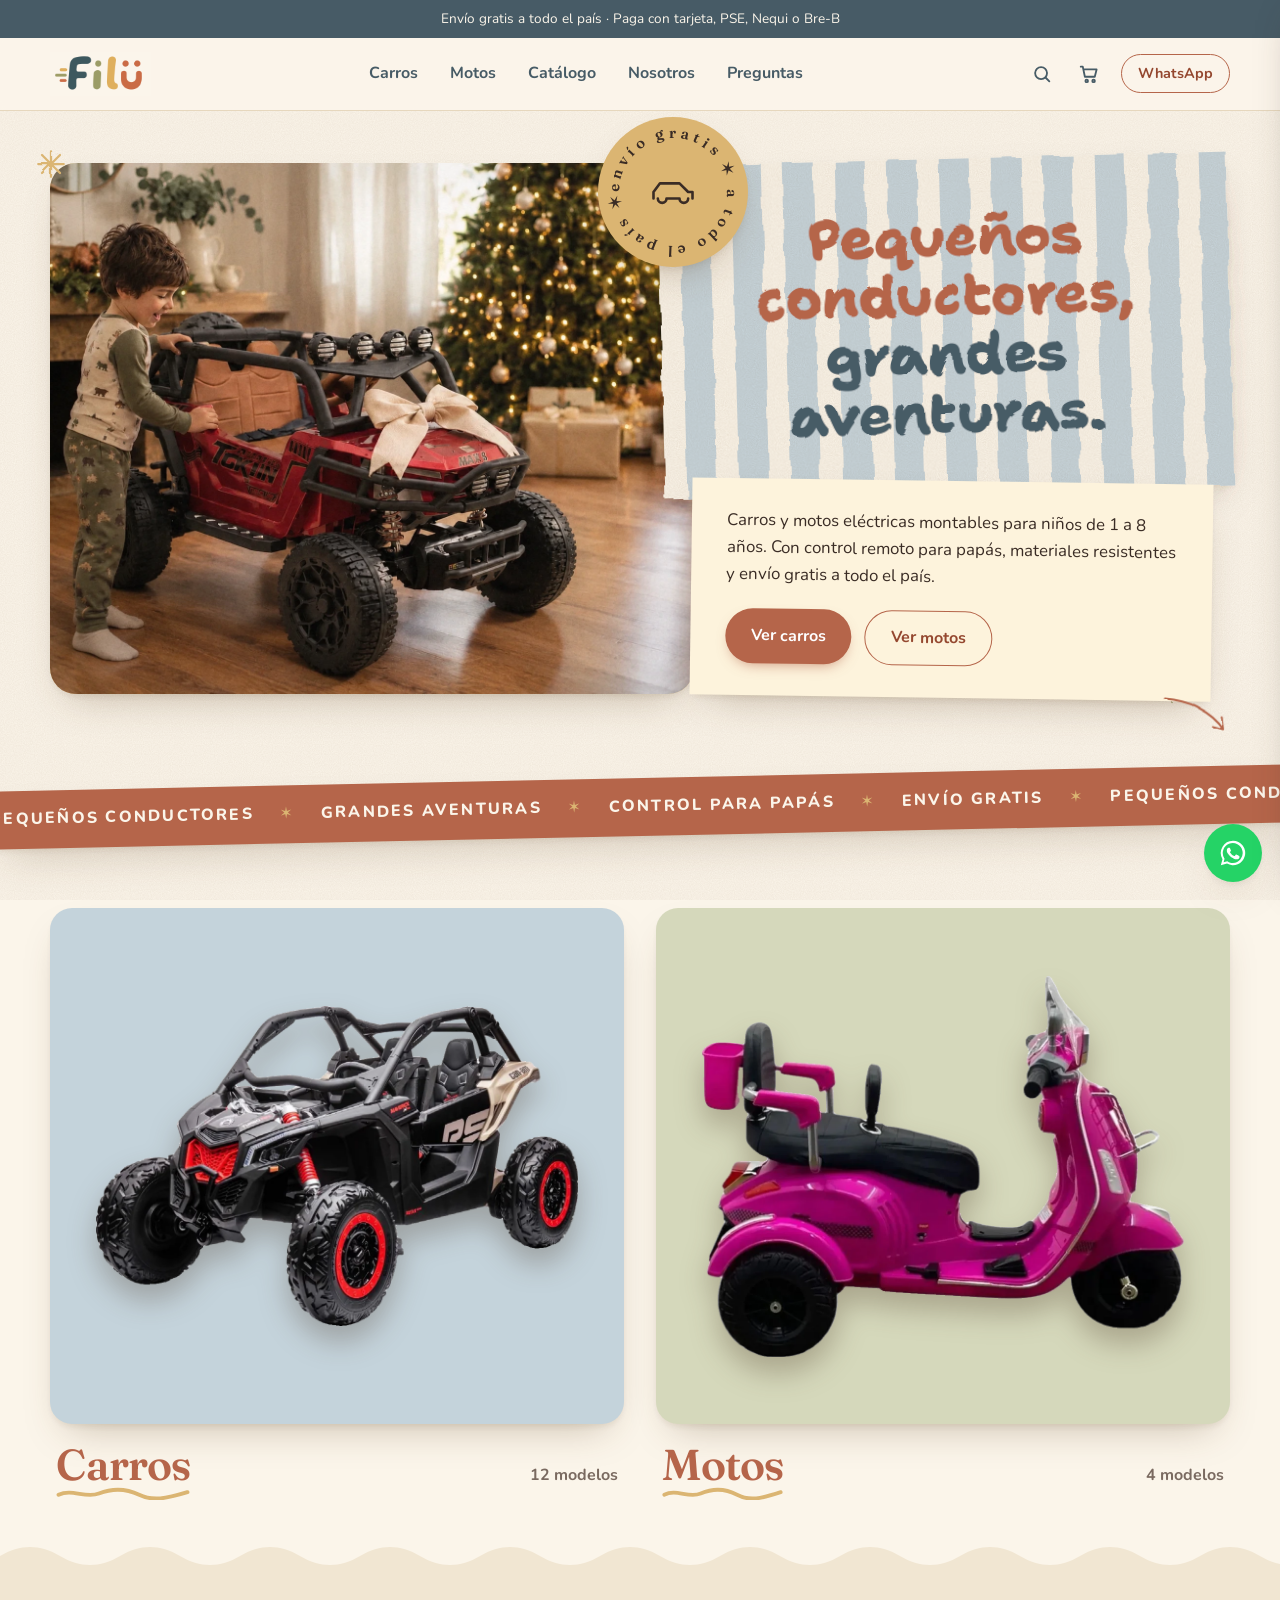
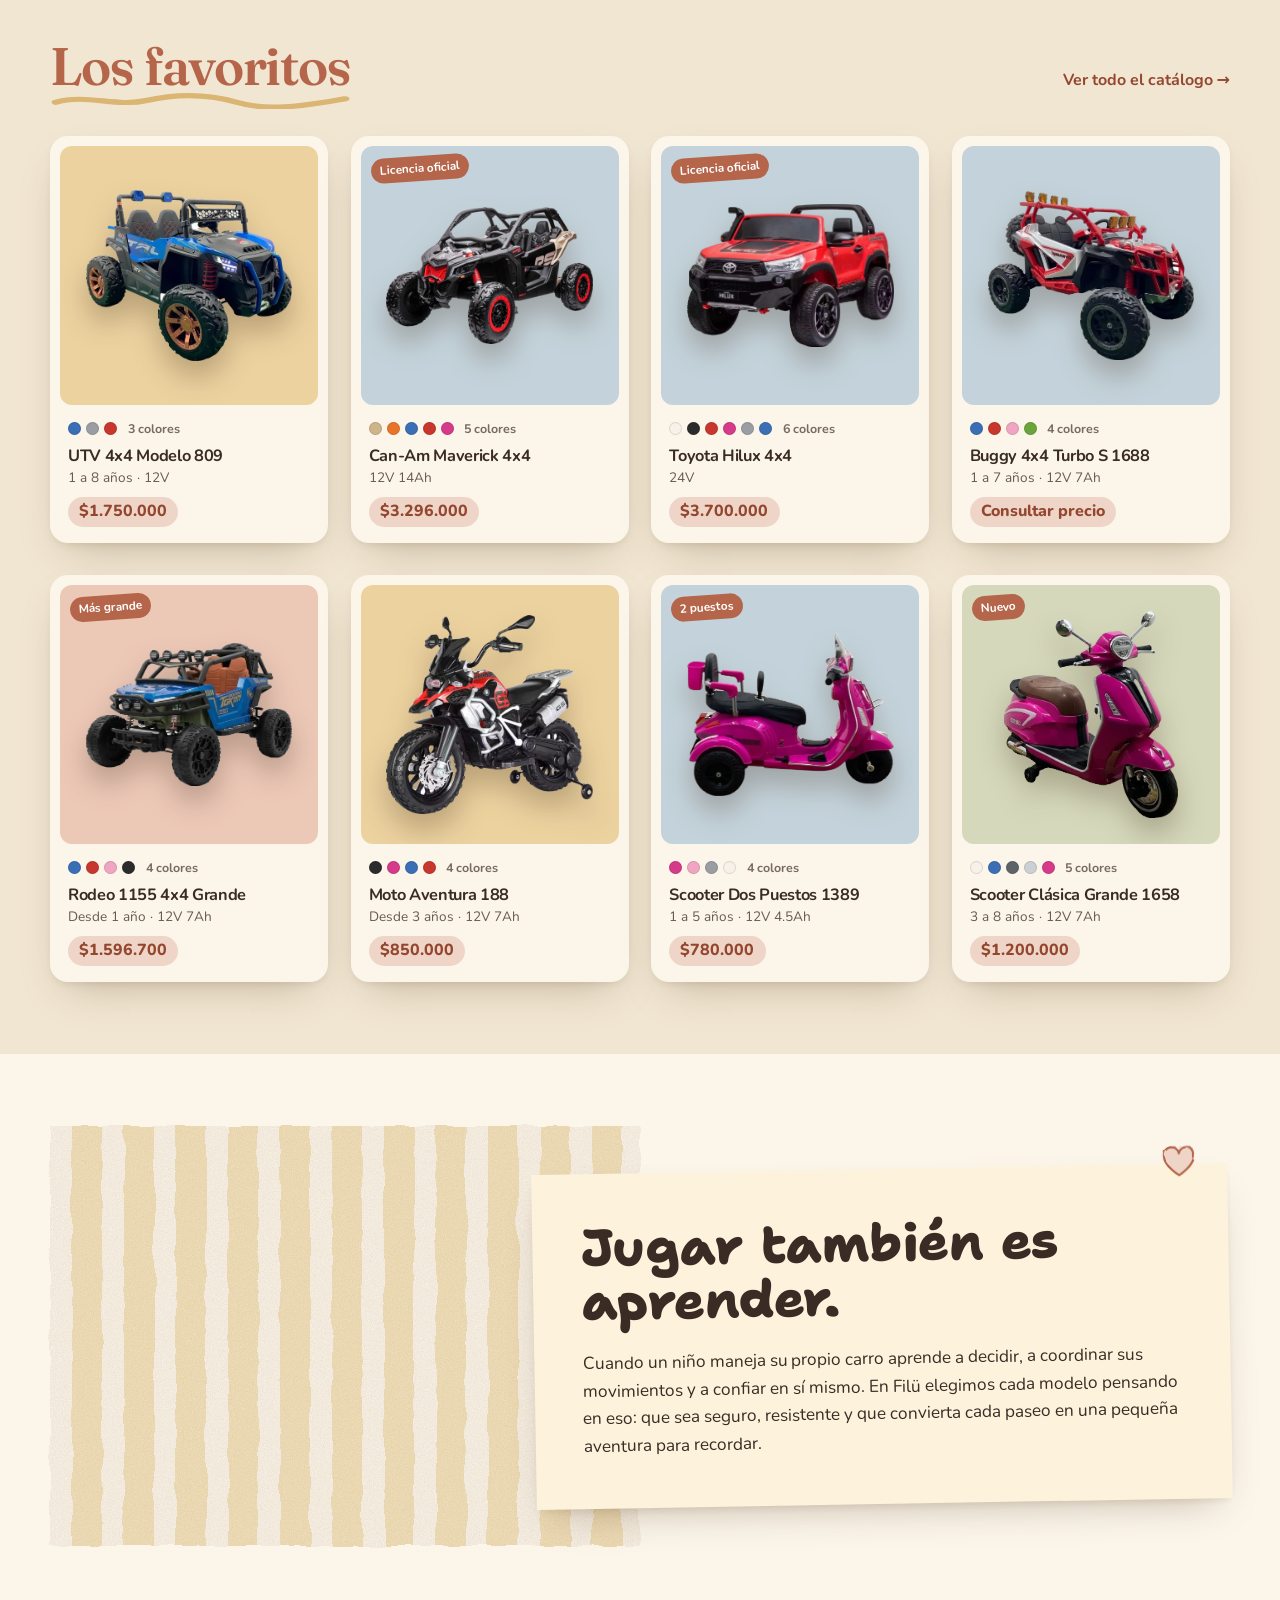
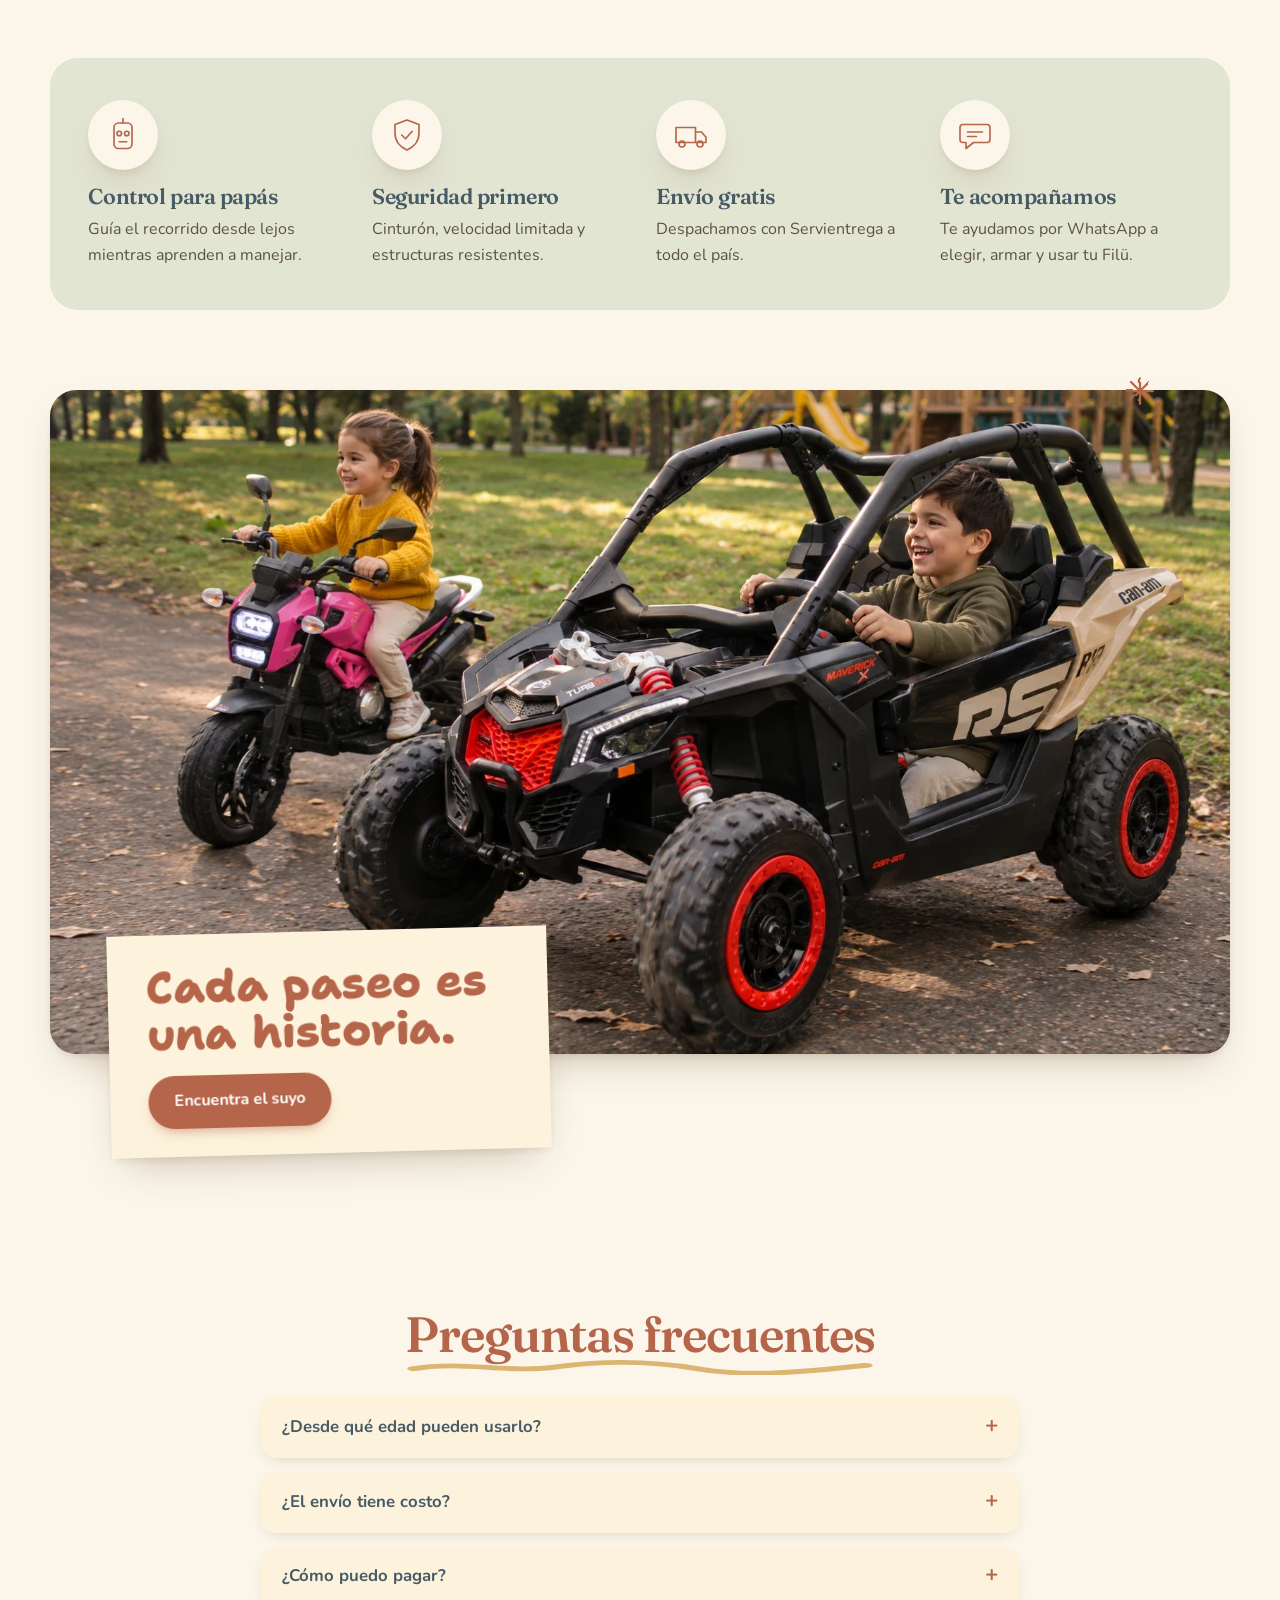
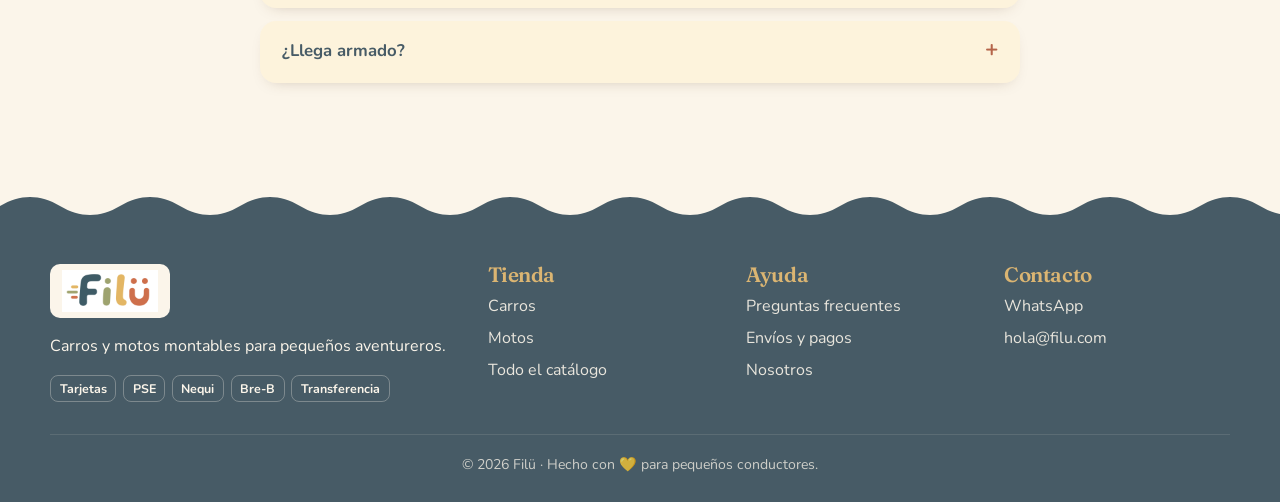
<file: index.html>
<!doctype html>
<html lang="es">
<head>
  <meta charset="utf-8" />
  <meta name="viewport" content="width=device-width, initial-scale=1" />
  <title>Filü · Carros y motos montables para niños</title>
  <meta name="description" content="Filü: carros y motos eléctricas montables con control remoto para niños. Envío gratis a todo el país." />
  <link rel="icon" href="assets/logo-filu.png" />
  <link rel="preconnect" href="https://fonts.googleapis.com" />
  <link rel="preconnect" href="https://fonts.gstatic.com" crossorigin />
  <link href="https://fonts.googleapis.com/css2?family=Fraunces:ital,opsz,wght@0,9..144,500;0,9..144,600;0,9..144,700;1,9..144,600&family=Shantell+Sans:wght@700;800&family=Nunito:wght@400;600;700;800&display=swap" rel="stylesheet" />
  <link rel="stylesheet" href="css/filu.css" />
</head>
<body>
  <!-- Filtros SVG: bordes "pintados a mano" -->
  <svg width="0" height="0" style="position:absolute" aria-hidden="true">
    <filter id="rough"><feTurbulence type="fractalNoise" baseFrequency="0.035" numOctaves="2" seed="3"/><feDisplacementMap in="SourceGraphic" scale="7"/></filter>
    <filter id="rough-sm"><feTurbulence type="fractalNoise" baseFrequency="0.05" numOctaves="2" seed="8"/><feDisplacementMap in="SourceGraphic" scale="4"/></filter>
  </svg>

  <div class="topbar">
    <p>Envío gratis a todo el país · Paga con tarjeta, PSE, Nequi o Bre-B</p>
  </div>

  <header class="header">
    <div class="wrap header__in">
      <a href="index.html" class="logo"><img src="assets/logo-filu.png" alt="Filü" /></a>
      <nav class="nav" aria-label="Principal">
        <a href="catalogo.html?tipo=carro" data-nav="carro">Carros</a>
        <a href="catalogo.html?tipo=moto" data-nav="moto">Motos</a>
        <a href="catalogo.html" data-nav="todos">Catálogo</a>
        <a href="index.html#nosotros">Nosotros</a>
        <a href="index.html#preguntas">Preguntas</a>
      </nav>
      <div class="header__actions">
        <button class="icon-btn" aria-label="Buscar" data-open-search>
          <svg viewBox="0 0 24 24"><circle cx="11" cy="11" r="6.5"/><path d="m20 20-4.2-4.2"/></svg>
        </button>
        <button class="icon-btn" aria-label="Abrir carrito" data-open-cart>
          <svg viewBox="0 0 24 24"><path d="M3 4h2.2l2.3 11h10.8l2-8H6.4"/><circle cx="9.5" cy="19.5" r="1.4"/><circle cx="17" cy="19.5" r="1.4"/></svg>
          <span class="cart-count" data-cart-count hidden>0</span>
        </button>
        <a class="btn btn--line btn--sm wa-btn" data-wa href="#" target="_blank" rel="noopener">WhatsApp</a>
        <button class="icon-btn menu-toggle" aria-label="Abrir menú" aria-expanded="false">
          <svg viewBox="0 0 24 24"><path d="M4 7h16M4 12h16M4 17h16"/></svg>
        </button>
      </div>
    </div>
    <div class="search-bar" data-search>
      <div class="wrap"><input type="search" placeholder="¿Qué carrito buscas? Escribe y presiona Enter" aria-label="Buscar" data-search-input /></div>
    </div>
  </header>

  <main>
    <!-- Portada -->
    <section class="hero">
      <div class="wrap hero__grid">
        <a class="hero__photo ph ph--photo" href="producto.html?id=hilux" data-hero>
          <img src="assets/ambiente/portada-hilux.webp" alt="Niño feliz manejando una Toyota Hilux eléctrica blanca en un parque" />
        </a>

        <div class="hero__cards">
          <div class="stripes stripes--blue hero__title rough">
            <h1>Pequeños<br/>conductores,<br/><span>grandes aventuras.</span></h1>
          </div>
          <div class="paper hero__text lift">
            <p>Carros y motos eléctricas montables para niños de 1 a 8 años. Con control remoto para papás, materiales resistentes y envío gratis a todo el país.</p>
            <div class="hero__cta">
              <a href="catalogo.html?tipo=carro" class="btn btn--solid">Ver carros</a>
              <a href="catalogo.html?tipo=moto" class="btn btn--line">Ver motos</a>
            </div>
            <svg class="doodle doodle--arrow" viewBox="0 0 120 80"><path d="M6 10c30 2 60 14 78 40M84 50l-2-16M84 50l-15-4"/></svg>
          </div>
        </div>

        <!-- Sello giratorio -->
        <div class="seal" aria-hidden="true">
          <svg viewBox="0 0 200 200">
            <defs><path id="circle" d="M100,100 m-72,0 a72,72 0 1,1 144,0 a72,72 0 1,1 -144,0"/></defs>
            <text><textPath href="#circle" textLength="448" lengthAdjust="spacing">envío gratis ✶ a todo el país ✶ </textPath></text>
          </svg>
          <svg class="seal__car" viewBox="0 0 48 48"><path d="M6 30v-6l6-8h18l8 8h4v6M10 30a4 4 0 108 0M30 30a4 4 0 108 0M18 30h12"/></svg>
        </div>

        <svg class="doodle doodle--star s1" viewBox="0 0 40 40"><path d="M20 3v34M3 20h34M8 8l24 24M32 8L8 32"/></svg>
        <svg class="doodle doodle--star s2" viewBox="0 0 40 40"><path d="M20 3v34M3 20h34"/></svg>
      </div>
    </section>

    <!-- Cinta de frases -->
    <div class="ribbon" aria-hidden="true">
      <div class="ribbon__track">
        <span>pequeños conductores</span><b>✶</b><span>grandes aventuras</span><b>✶</b><span>control para papás</span><b>✶</b><span>envío gratis</span><b>✶</b>
        <span>pequeños conductores</span><b>✶</b><span>grandes aventuras</span><b>✶</b><span>control para papás</span><b>✶</b><span>envío gratis</span><b>✶</b>
      </div>
    </div>

    <!-- Categorías -->
    <section class="section">
      <div class="wrap">
        <div class="cats">
          <a class="cat" href="catalogo.html?tipo=carro">
            <div class="cat__img ph arch bg-slate"><img src="assets/productos/recortes/can-am-maverick-1.webp" alt="Carros" /></div>
            <div class="cat__txt"><h2 class="squiggle">Carros</h2><span data-count="carro"></span></div>
          </a>
          <a class="cat" href="catalogo.html?tipo=moto">
            <div class="cat__img ph arch bg-olive"><img src="assets/productos/recortes/scooter-dos-puestos-1389-1.webp" alt="Motos" /></div>
            <div class="cat__txt"><h2 class="squiggle">Motos</h2><span data-count="moto"></span></div>
          </a>
        </div>
      </div>
    </section>

    <!-- Destacados -->
    <section class="section section--sand wavy">
      <div class="wrap">
        <div class="head">
          <h2 class="squiggle">Los favoritos</h2>
          <a class="link" href="catalogo.html">Ver todo el catálogo →</a>
        </div>
        <div class="grid" data-featured></div>
      </div>
    </section>

    <!-- Manifiesto -->
    <section class="section" id="nosotros">
      <div class="wrap manifest">
        <div class="stripes stripes--mustard manifest__stripes rough" aria-hidden="true"></div>
        <div class="paper manifest__card lift">
          <svg class="doodle doodle--heart" viewBox="0 0 48 48"><path d="M24 40S6 29 6 17a9 9 0 0118-3 9 9 0 0118 3c0 12-18 23-18 23z"/></svg>
          <h2>Jugar también es aprender.</h2>
          <p>Cuando un niño maneja su propio carro aprende a decidir, a coordinar sus movimientos y a confiar en sí mismo. En Filü elegimos cada modelo pensando en eso: que sea seguro, resistente y que convierta cada paseo en una pequeña aventura para recordar.</p>
        </div>
      </div>
    </section>

    <!-- Promesas -->
    <section class="section section--tight">
      <div class="wrap promises-box">
        <div class="promises">
          <div class="promise">
            <span class="promise__icon"><svg viewBox="0 0 48 48"><rect x="12" y="8" width="24" height="34" rx="6"/><circle cx="19" cy="22" r="3"/><circle cx="29" cy="22" r="3"/><path d="M19 33h10M24 2v6"/></svg></span>
            <h3>Control para papás</h3>
            <p>Guía el recorrido desde lejos mientras aprenden a manejar.</p>
          </div>
          <div class="promise">
            <span class="promise__icon"><svg viewBox="0 0 48 48"><path d="M24 4l16 6v12c0 10-7 18-16 22C15 40 8 32 8 22V10z"/><path d="M17 24l5 5 9-10"/></svg></span>
            <h3>Seguridad primero</h3>
            <p>Cinturón, velocidad limitada y estructuras resistentes.</p>
          </div>
          <div class="promise">
            <span class="promise__icon"><svg viewBox="0 0 48 48"><path d="M4 14h26v20H4zM30 20h8l6 7v7H30"/><circle cx="12" cy="36" r="4"/><circle cx="36" cy="36" r="4"/></svg></span>
            <h3>Envío gratis</h3>
            <p>Despachamos con Servientrega a todo el país.</p>
          </div>
          <div class="promise">
            <span class="promise__icon"><svg viewBox="0 0 48 48"><path d="M8 10h32a4 4 0 014 4v16a4 4 0 01-4 4H22l-10 8v-8H8a4 4 0 01-4-4V14a4 4 0 014-4z"/><path d="M14 20h20M14 26h12"/></svg></span>
            <h3>Te acompañamos</h3>
            <p>Te ayudamos por WhatsApp a elegir, armar y usar tu Filü.</p>
          </div>
        </div>
      </div>
    </section>

    <!-- Foto de estilo de vida -->
    <section class="section section--tight">
      <div class="wrap">
        <div class="lifestyle">
          <img class="lifestyle__photo" src="assets/ambiente/historia.webp" alt="Dos niños riendo en un parque: uno en una moto eléctrica azul y otro en un Can-Am Maverick" loading="lazy" />
          <div class="paper lifestyle__card lift">
            <h2>Cada paseo es una historia.</h2>
            <a href="catalogo.html" class="btn btn--solid">Encuentra el suyo</a>
          </div>
          <svg class="doodle doodle--star s3" viewBox="0 0 40 40"><path d="M20 3v34M3 20h34M8 8l24 24M32 8L8 32"/></svg>
        </div>
      </div>
    </section>

    <!-- Preguntas -->
    <section class="section" id="preguntas">
      <div class="wrap faq-wrap">
        <h2 class="squiggle squiggle--center">Preguntas frecuentes</h2>
        <div class="faq">
          <details><summary>¿Desde qué edad pueden usarlo?</summary><p>Tenemos modelos desde los 18 meses (con control remoto para papás) hasta los 8 años. En cada producto indicamos la edad recomendada y el peso máximo.</p></details>
          <details><summary>¿El envío tiene costo?</summary><p>No. Despachamos con Servientrega a todo el país y el envío ya está incluido en el precio.</p></details>
          <details><summary>¿Cómo puedo pagar?</summary><p>Con link de pago seguro (tarjeta de crédito a cuotas, débito, PSE o Nequi), o por transferencia, Nequi o Bre-B.</p></details>
          <details><summary>¿Llega armado?</summary><p>Llega con manual de ensamble y te acompañamos por WhatsApp si necesitas ayuda.</p></details>
        </div>
      </div>
    </section>
  </main>

  <footer class="footer wavy wavy--slate">
    <div class="wrap footer__grid">
      <div>
        <img src="assets/logo-filu.png" alt="Filü" class="footer__logo" />
        <p>Carros y motos montables para pequeños aventureros.</p>
        <div class="pay"><span>Tarjetas</span><span>PSE</span><span>Nequi</span><span>Bre-B</span><span>Transferencia</span></div>
      </div>
      <div><h4>Tienda</h4><a href="catalogo.html?tipo=carro">Carros</a><a href="catalogo.html?tipo=moto">Motos</a><a href="catalogo.html">Todo el catálogo</a></div>
      <div><h4>Ayuda</h4><a href="index.html#preguntas">Preguntas frecuentes</a><a href="index.html#preguntas">Envíos y pagos</a><a href="index.html#nosotros">Nosotros</a></div>
      <div><h4>Contacto</h4><a data-wa href="#" target="_blank" rel="noopener">WhatsApp</a><a href="mailto:hola@filu.com">hola@filu.com</a></div>
    </div>
    <div class="wrap"><p class="footer__copy">© <span data-year></span> Filü · Hecho con 💛 para pequeños conductores.</p></div>
  </footer>

  <!-- Carrito -->
  <div class="overlay" data-overlay></div>
  <aside class="cart" data-cart aria-label="Carrito de compras">
    <div class="cart__head">
      <h3>Tu carrito</h3>
      <button class="icon-btn" aria-label="Cerrar carrito" data-close-cart>
        <svg viewBox="0 0 24 24"><path d="M6 6l12 12M18 6 6 18"/></svg>
      </button>
    </div>
    <div class="cart__items" data-cart-items></div>
    <div class="cart__foot">
      <div class="cart__total"><span>Total</span><strong data-cart-total>$0</strong></div>
      <p class="cart__note">Envío incluido. Te confirmamos el pedido y el pago por WhatsApp.</p>
      <button class="btn btn--wa btn--block" data-checkout>Finalizar pedido por WhatsApp</button>
    </div>
  </aside>

  <!-- WhatsApp flotante -->
  <a class="wa-float" data-wa href="#" target="_blank" rel="noopener" aria-label="Escríbenos por WhatsApp">
    <svg viewBox="0 0 32 32"><path fill="currentColor" d="M16 3a13 13 0 0 0-11.2 19.6L3 29l6.6-1.7A13 13 0 1 0 16 3zm0 23.6c-2 0-4-.5-5.7-1.6l-.4-.2-3.9 1 1-3.8-.3-.4A10.6 10.6 0 1 1 16 26.6zm5.8-7.9c-.3-.2-1.9-.9-2.2-1-.3-.1-.5-.2-.7.2l-1 1.2c-.2.2-.4.2-.7.1a8.7 8.7 0 0 1-4.3-3.8c-.3-.6.3-.5.9-1.7.1-.2 0-.4 0-.5l-1-2.4c-.3-.6-.5-.5-.7-.5h-.6c-.2 0-.6.1-.9.4-.3.3-1.2 1.1-1.2 2.8s1.2 3.2 1.4 3.4c.2.2 2.4 3.6 5.7 5 2.1.9 3 1 4 .8.7-.1 1.9-.8 2.2-1.5.3-.8.3-1.4.2-1.5-.1-.1-.3-.2-.6-.4z"/></svg>
  </a>

  <div class="toast" data-toast role="status"></div>

  <script src="js/productos.js"></script>
  <script src="js/main.js"></script>
</body>
</html>
</file>
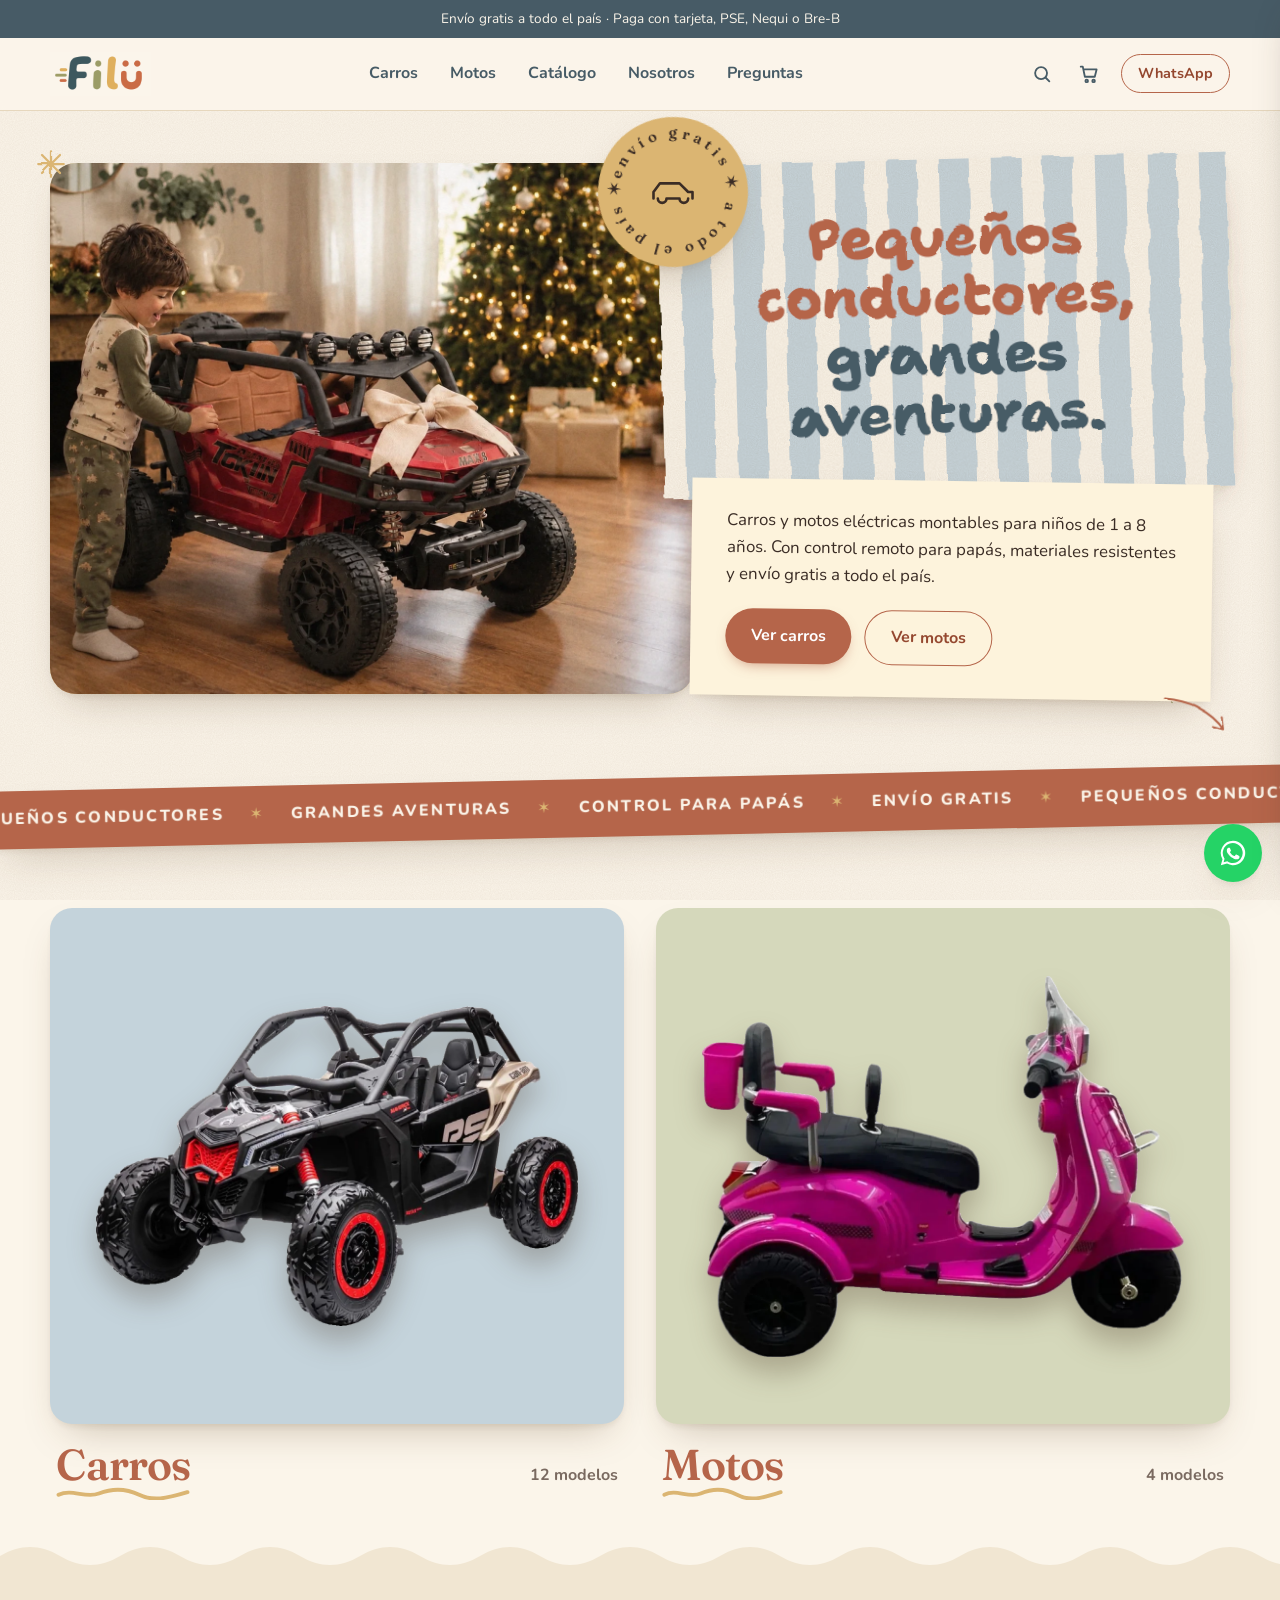
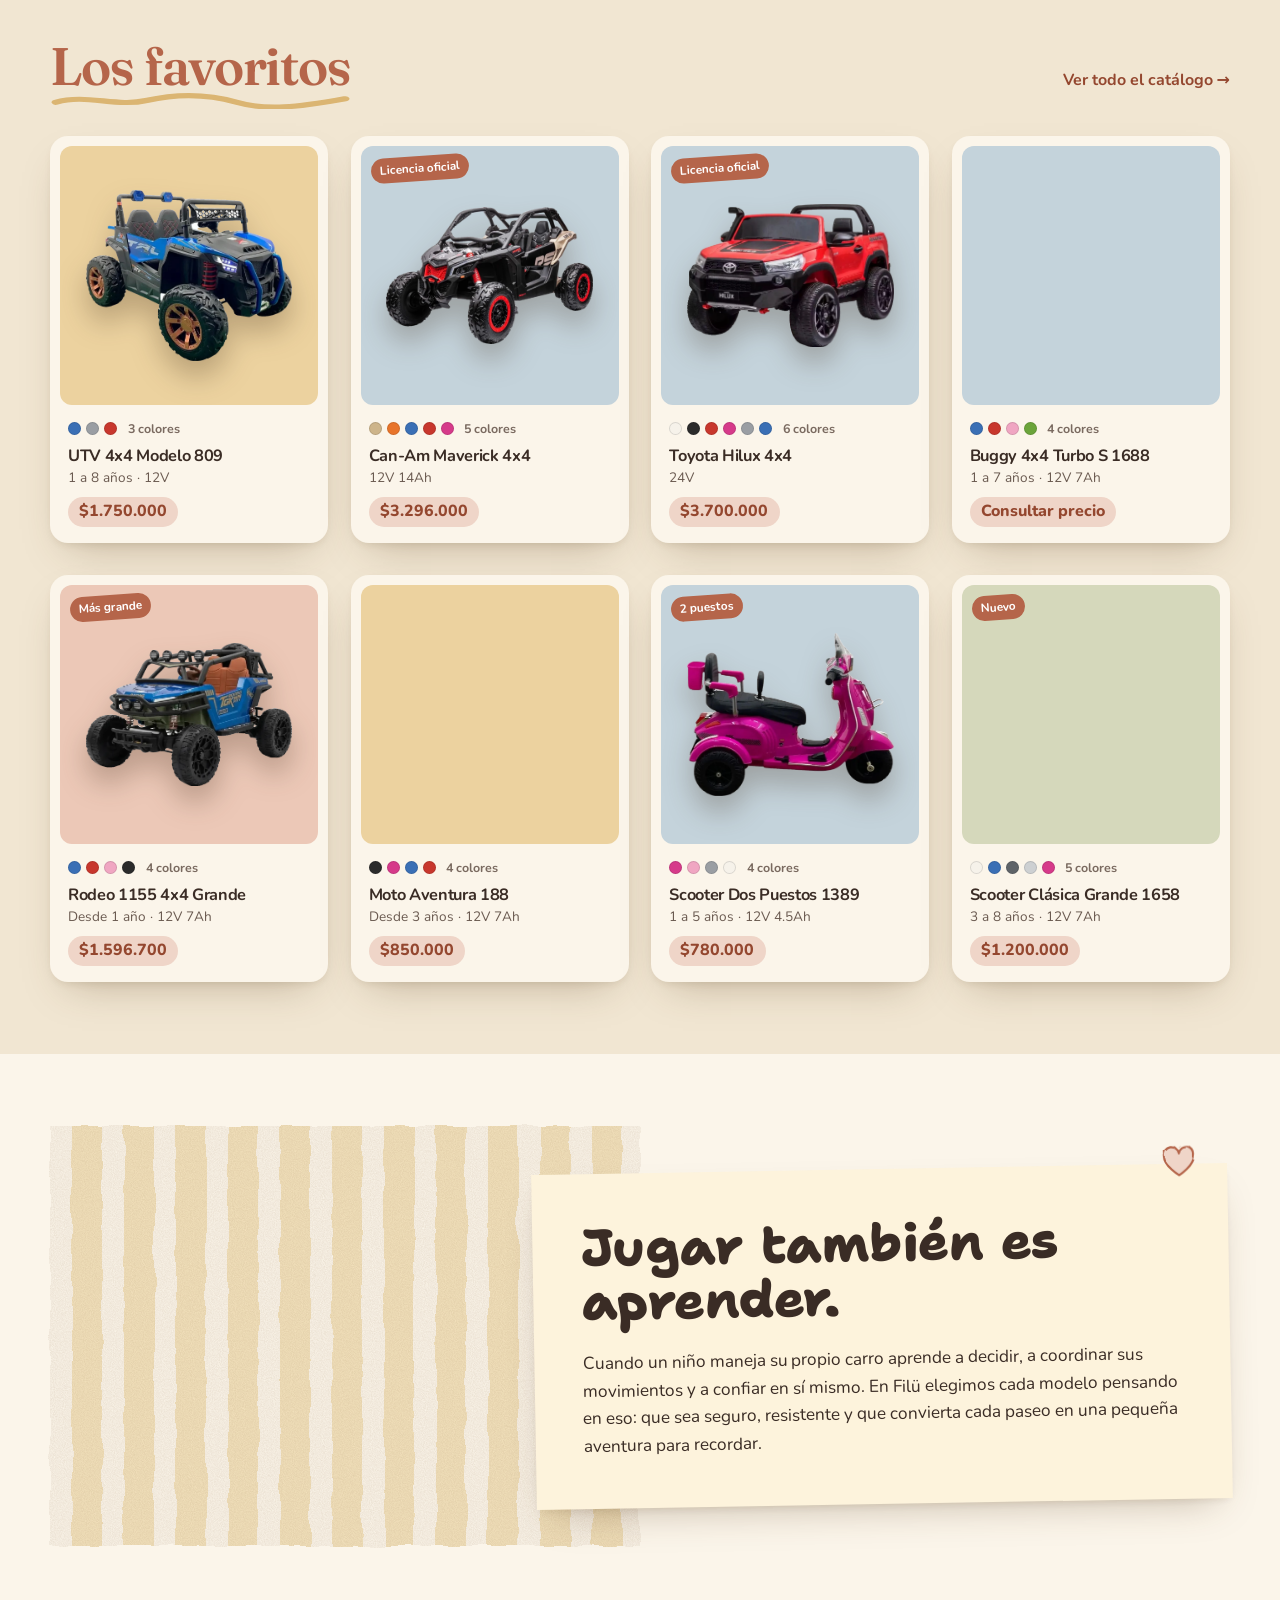
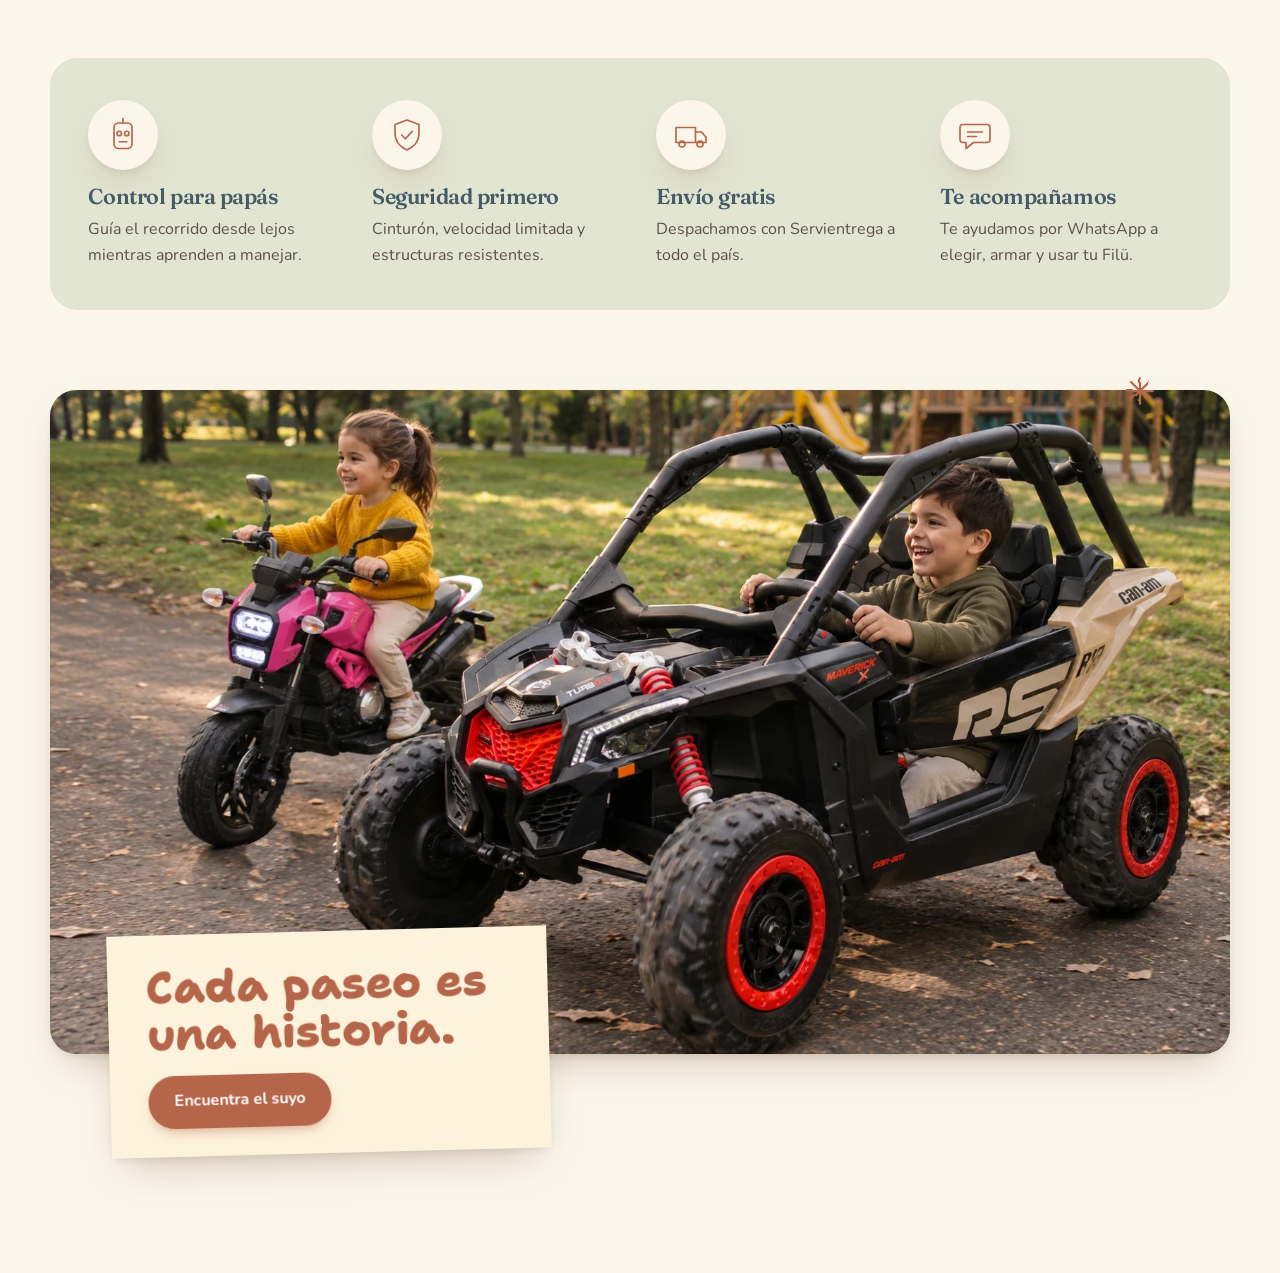
<file: prueba/index.html>
<!doctype html><html lang="es"><head><meta charset="utf-8"><meta http-equiv="refresh" content="0; url=../index.html"><title>Filü</title></head><body><a href="../index.html">Ir a Filü</a></body></html>
</file>
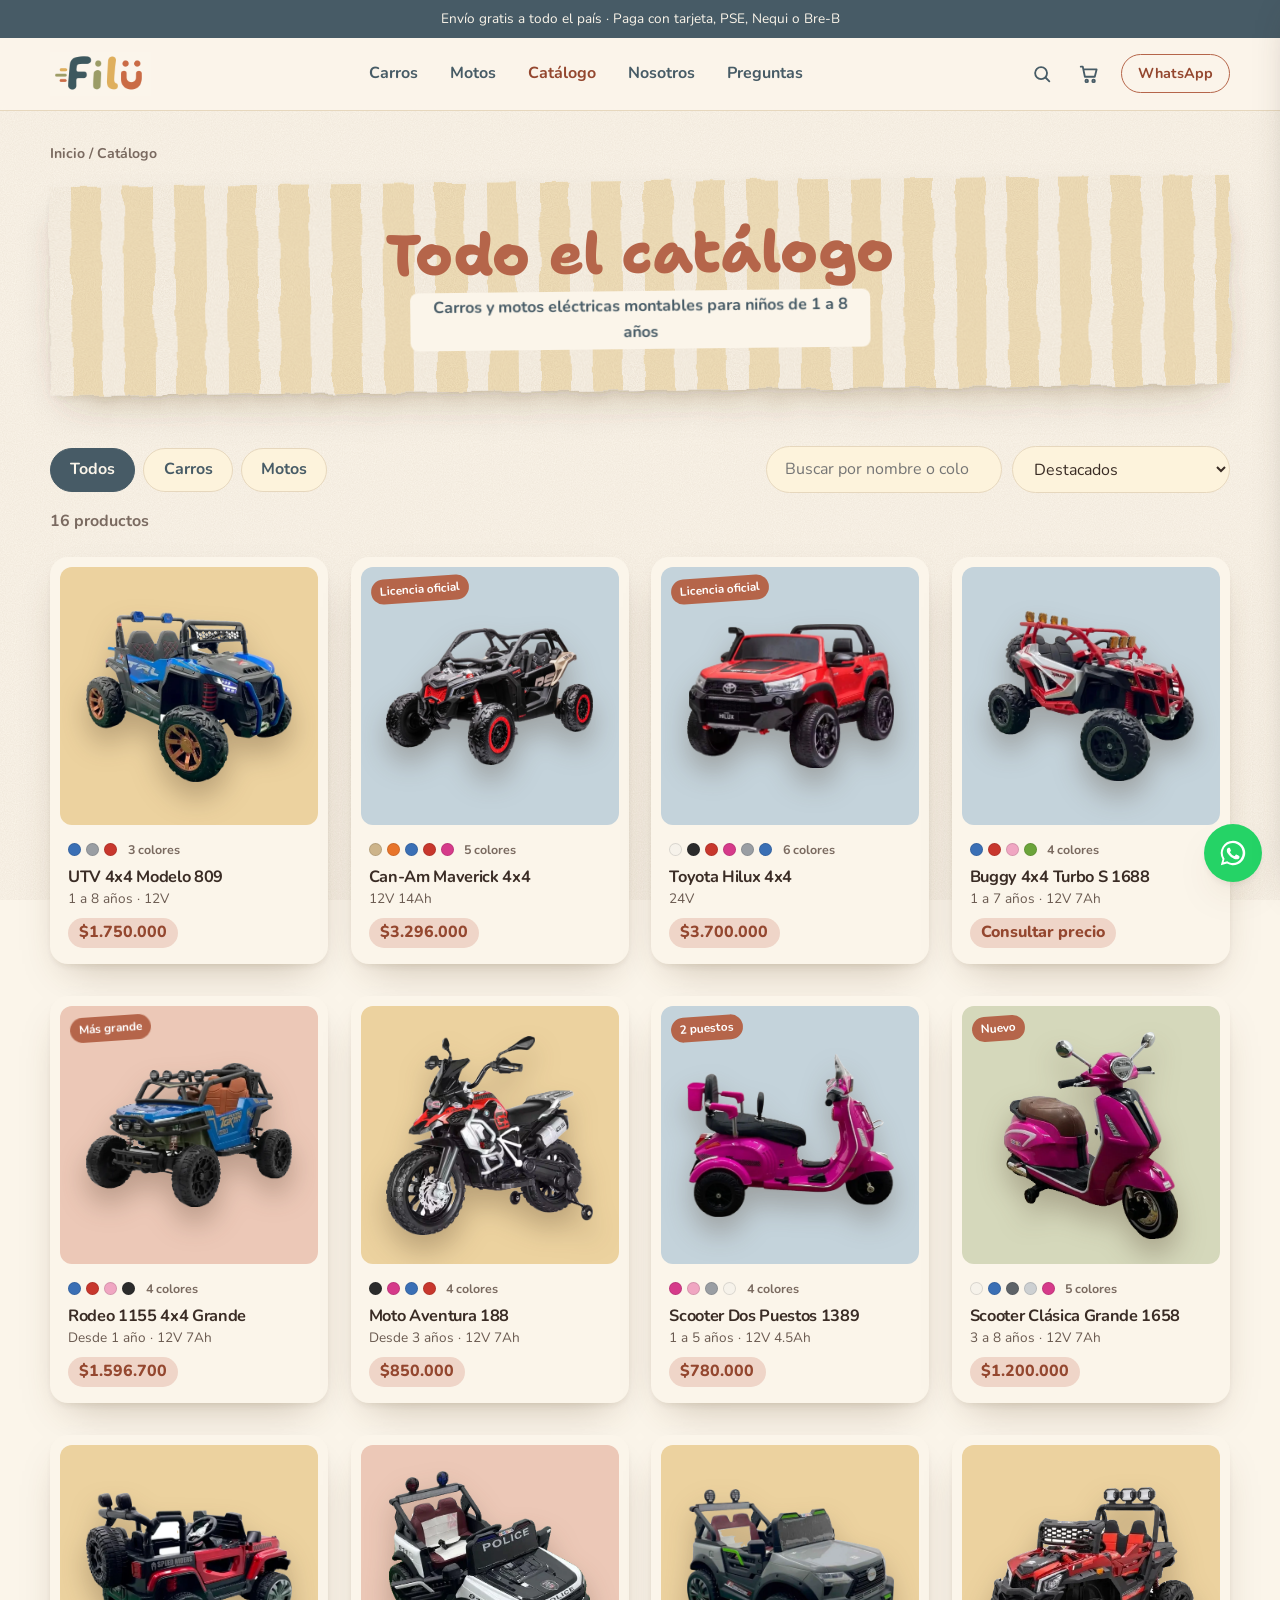
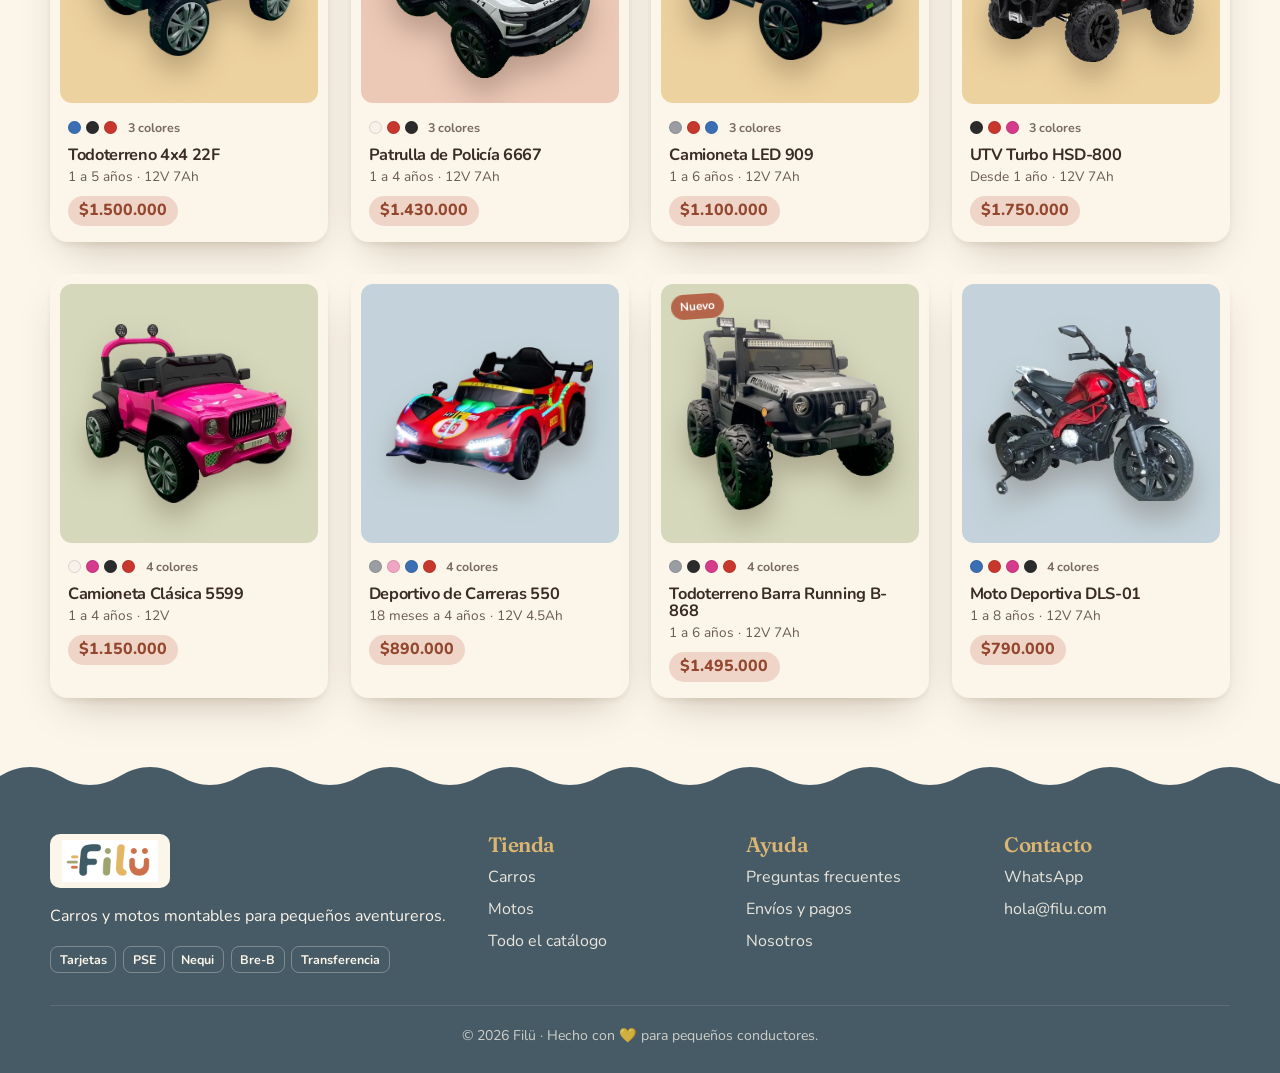
<file: catalogo.html>
<!doctype html>
<html lang="es">
<head>
  <meta charset="utf-8" />
  <meta name="viewport" content="width=device-width, initial-scale=1" />
  <title>Catálogo · Filü</title>
  <meta name="description" content="Catálogo de carros y motos eléctricas montables con control remoto para niños. Envío gratis a todo el país." />
  <link rel="icon" href="assets/logo-filu.png" />
  <link rel="preconnect" href="https://fonts.googleapis.com" />
  <link rel="preconnect" href="https://fonts.gstatic.com" crossorigin />
  <link href="https://fonts.googleapis.com/css2?family=Fraunces:ital,opsz,wght@0,9..144,500;0,9..144,600;0,9..144,700;1,9..144,600&family=Shantell+Sans:wght@700;800&family=Nunito:wght@400;600;700;800&display=swap" rel="stylesheet" />
  <link rel="stylesheet" href="css/filu.css" />
</head>
<body>
  <!-- Filtros SVG: bordes "pintados a mano" -->
  <svg width="0" height="0" style="position:absolute" aria-hidden="true">
    <filter id="rough"><feTurbulence type="fractalNoise" baseFrequency="0.035" numOctaves="2" seed="3"/><feDisplacementMap in="SourceGraphic" scale="7"/></filter>
    <filter id="rough-sm"><feTurbulence type="fractalNoise" baseFrequency="0.05" numOctaves="2" seed="8"/><feDisplacementMap in="SourceGraphic" scale="4"/></filter>
  </svg>

  <div class="topbar">
    <p>Envío gratis a todo el país · Paga con tarjeta, PSE, Nequi o Bre-B</p>
  </div>

  <header class="header">
    <div class="wrap header__in">
      <a href="index.html" class="logo"><img src="assets/logo-filu.png" alt="Filü" /></a>
      <nav class="nav" aria-label="Principal">
        <a href="catalogo.html?tipo=carro" data-nav="carro">Carros</a>
        <a href="catalogo.html?tipo=moto" data-nav="moto">Motos</a>
        <a href="catalogo.html" data-nav="todos">Catálogo</a>
        <a href="index.html#nosotros">Nosotros</a>
        <a href="index.html#preguntas">Preguntas</a>
      </nav>
      <div class="header__actions">
        <button class="icon-btn" aria-label="Buscar" data-open-search>
          <svg viewBox="0 0 24 24"><circle cx="11" cy="11" r="6.5"/><path d="m20 20-4.2-4.2"/></svg>
        </button>
        <button class="icon-btn" aria-label="Abrir carrito" data-open-cart>
          <svg viewBox="0 0 24 24"><path d="M3 4h2.2l2.3 11h10.8l2-8H6.4"/><circle cx="9.5" cy="19.5" r="1.4"/><circle cx="17" cy="19.5" r="1.4"/></svg>
          <span class="cart-count" data-cart-count hidden>0</span>
        </button>
        <a class="btn btn--line btn--sm wa-btn" data-wa href="#" target="_blank" rel="noopener">WhatsApp</a>
        <button class="icon-btn menu-toggle" aria-label="Abrir menú" aria-expanded="false">
          <svg viewBox="0 0 24 24"><path d="M4 7h16M4 12h16M4 17h16"/></svg>
        </button>
      </div>
    </div>
    <div class="search-bar" data-search>
      <div class="wrap"><input type="search" placeholder="¿Qué carrito buscas? Escribe y presiona Enter" aria-label="Buscar" data-search-input /></div>
    </div>
  </header>

  <main>
    <section class="page-head">
      <div class="wrap">
        <nav class="crumbs"><a href="index.html">Inicio</a> / <span>Catálogo</span></nav>
        <div class="page-head__box">
          <div class="page-head__bg stripes stripes--mustard rough" aria-hidden="true"></div>
          <h1 data-catalog-title>Todo el catálogo</h1>
          <p data-catalog-sub>Carros y motos eléctricas montables para niños de 1 a 8 años</p>
        </div>
      </div>
    </section>
    <section class="section section--tight">
      <div class="wrap">
        <div class="toolbar">
          <div class="chips">
            <button class="chip is-active" data-filter="todos">Todos</button>
            <button class="chip" data-filter="carro">Carros</button>
            <button class="chip" data-filter="moto">Motos</button>
          </div>
          <div class="toolbar__right">
            <input type="search" class="input" placeholder="Buscar por nombre o color…" aria-label="Buscar en el catálogo" data-catalog-search />
            <select class="input" data-sort aria-label="Ordenar">
              <option value="destacados">Destacados</option>
              <option value="menor">Precio: menor a mayor</option>
              <option value="mayor">Precio: mayor a menor</option>
            </select>
          </div>
        </div>
        <p class="result-count" data-result-count></p>
        <div class="grid" data-catalog></div>
        <p class="empty" data-empty hidden>No encontramos carritos con esa búsqueda 🙈</p>
      </div>
    </section>
  </main>

  <footer class="footer wavy wavy--slate">
    <div class="wrap footer__grid">
      <div>
        <img src="assets/logo-filu.png" alt="Filü" class="footer__logo" />
        <p>Carros y motos montables para pequeños aventureros.</p>
        <div class="pay"><span>Tarjetas</span><span>PSE</span><span>Nequi</span><span>Bre-B</span><span>Transferencia</span></div>
      </div>
      <div><h4>Tienda</h4><a href="catalogo.html?tipo=carro">Carros</a><a href="catalogo.html?tipo=moto">Motos</a><a href="catalogo.html">Todo el catálogo</a></div>
      <div><h4>Ayuda</h4><a href="index.html#preguntas">Preguntas frecuentes</a><a href="index.html#preguntas">Envíos y pagos</a><a href="index.html#nosotros">Nosotros</a></div>
      <div><h4>Contacto</h4><a data-wa href="#" target="_blank" rel="noopener">WhatsApp</a><a href="mailto:hola@filu.com">hola@filu.com</a></div>
    </div>
    <div class="wrap"><p class="footer__copy">© <span data-year></span> Filü · Hecho con 💛 para pequeños conductores.</p></div>
  </footer>

  <!-- Carrito -->
  <div class="overlay" data-overlay></div>
  <aside class="cart" data-cart aria-label="Carrito de compras">
    <div class="cart__head">
      <h3>Tu carrito</h3>
      <button class="icon-btn" aria-label="Cerrar carrito" data-close-cart>
        <svg viewBox="0 0 24 24"><path d="M6 6l12 12M18 6 6 18"/></svg>
      </button>
    </div>
    <div class="cart__items" data-cart-items></div>
    <div class="cart__foot">
      <div class="cart__total"><span>Total</span><strong data-cart-total>$0</strong></div>
      <p class="cart__note">Envío incluido. Te confirmamos el pedido y el pago por WhatsApp.</p>
      <button class="btn btn--wa btn--block" data-checkout>Finalizar pedido por WhatsApp</button>
    </div>
  </aside>

  <!-- WhatsApp flotante -->
  <a class="wa-float" data-wa href="#" target="_blank" rel="noopener" aria-label="Escríbenos por WhatsApp">
    <svg viewBox="0 0 32 32"><path fill="currentColor" d="M16 3a13 13 0 0 0-11.2 19.6L3 29l6.6-1.7A13 13 0 1 0 16 3zm0 23.6c-2 0-4-.5-5.7-1.6l-.4-.2-3.9 1 1-3.8-.3-.4A10.6 10.6 0 1 1 16 26.6zm5.8-7.9c-.3-.2-1.9-.9-2.2-1-.3-.1-.5-.2-.7.2l-1 1.2c-.2.2-.4.2-.7.1a8.7 8.7 0 0 1-4.3-3.8c-.3-.6.3-.5.9-1.7.1-.2 0-.4 0-.5l-1-2.4c-.3-.6-.5-.5-.7-.5h-.6c-.2 0-.6.1-.9.4-.3.3-1.2 1.1-1.2 2.8s1.2 3.2 1.4 3.4c.2.2 2.4 3.6 5.7 5 2.1.9 3 1 4 .8.7-.1 1.9-.8 2.2-1.5.3-.8.3-1.4.2-1.5-.1-.1-.3-.2-.6-.4z"/></svg>
  </a>

  <div class="toast" data-toast role="status"></div>

  <script src="js/productos.js"></script>
  <script src="js/main.js"></script>
</body>
</html>
</file>
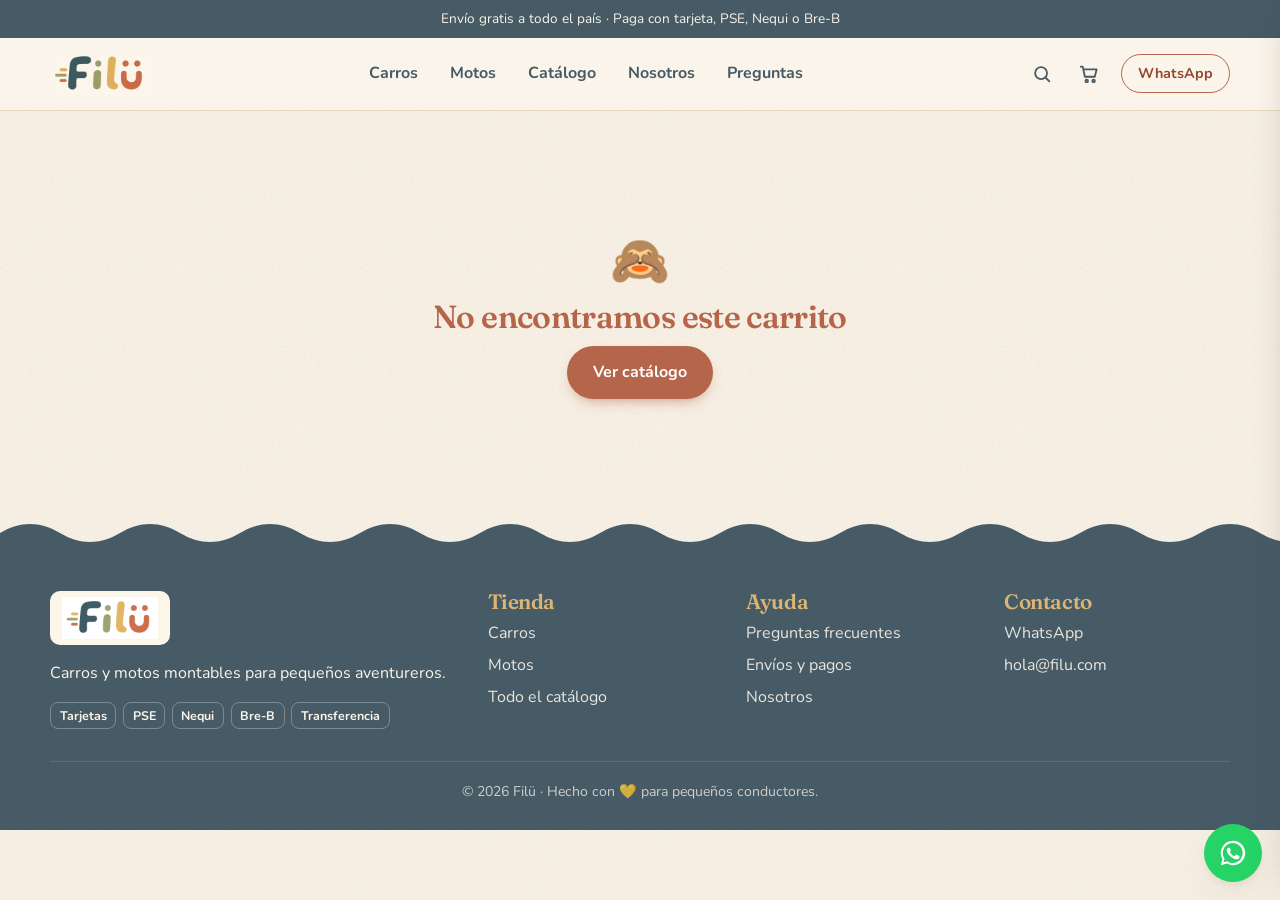
<file: producto.html>
<!doctype html>
<html lang="es">
<head>
  <meta charset="utf-8" />
  <meta name="viewport" content="width=device-width, initial-scale=1" />
  <title>Producto · Filü</title>
  <meta name="description" content="Filü: carros y motos eléctricas montables con control remoto para niños. Envío gratis a todo el país." />
  <link rel="icon" href="assets/logo-filu.png" />
  <link rel="preconnect" href="https://fonts.googleapis.com" />
  <link rel="preconnect" href="https://fonts.gstatic.com" crossorigin />
  <link href="https://fonts.googleapis.com/css2?family=Fraunces:ital,opsz,wght@0,9..144,500;0,9..144,600;0,9..144,700;1,9..144,600&family=Shantell+Sans:wght@700;800&family=Nunito:wght@400;600;700;800&display=swap" rel="stylesheet" />
  <link rel="stylesheet" href="css/filu.css" />
</head>
<body>
  <!-- Filtros SVG: bordes "pintados a mano" -->
  <svg width="0" height="0" style="position:absolute" aria-hidden="true">
    <filter id="rough"><feTurbulence type="fractalNoise" baseFrequency="0.035" numOctaves="2" seed="3"/><feDisplacementMap in="SourceGraphic" scale="7"/></filter>
    <filter id="rough-sm"><feTurbulence type="fractalNoise" baseFrequency="0.05" numOctaves="2" seed="8"/><feDisplacementMap in="SourceGraphic" scale="4"/></filter>
  </svg>

  <div class="topbar">
    <p>Envío gratis a todo el país · Paga con tarjeta, PSE, Nequi o Bre-B</p>
  </div>

  <header class="header">
    <div class="wrap header__in">
      <a href="index.html" class="logo"><img src="assets/logo-filu.png" alt="Filü" /></a>
      <nav class="nav" aria-label="Principal">
        <a href="catalogo.html?tipo=carro" data-nav="carro">Carros</a>
        <a href="catalogo.html?tipo=moto" data-nav="moto">Motos</a>
        <a href="catalogo.html" data-nav="todos">Catálogo</a>
        <a href="index.html#nosotros">Nosotros</a>
        <a href="index.html#preguntas">Preguntas</a>
      </nav>
      <div class="header__actions">
        <button class="icon-btn" aria-label="Buscar" data-open-search>
          <svg viewBox="0 0 24 24"><circle cx="11" cy="11" r="6.5"/><path d="m20 20-4.2-4.2"/></svg>
        </button>
        <button class="icon-btn" aria-label="Abrir carrito" data-open-cart>
          <svg viewBox="0 0 24 24"><path d="M3 4h2.2l2.3 11h10.8l2-8H6.4"/><circle cx="9.5" cy="19.5" r="1.4"/><circle cx="17" cy="19.5" r="1.4"/></svg>
          <span class="cart-count" data-cart-count hidden>0</span>
        </button>
        <a class="btn btn--line btn--sm wa-btn" data-wa href="#" target="_blank" rel="noopener">WhatsApp</a>
        <button class="icon-btn menu-toggle" aria-label="Abrir menú" aria-expanded="false">
          <svg viewBox="0 0 24 24"><path d="M4 7h16M4 12h16M4 17h16"/></svg>
        </button>
      </div>
    </div>
    <div class="search-bar" data-search>
      <div class="wrap"><input type="search" placeholder="¿Qué carrito buscas? Escribe y presiona Enter" aria-label="Buscar" data-search-input /></div>
    </div>
  </header>

  <main>
    <div class="page-head" data-product-detail></div>
    <section class="section section--sand wavy" data-related-section hidden>
      <div class="wrap">
        <div class="head"><h2 class="squiggle">También te puede gustar</h2></div>
        <div class="grid" data-related></div>
      </div>
    </section>
  </main>

  <footer class="footer wavy wavy--slate">
    <div class="wrap footer__grid">
      <div>
        <img src="assets/logo-filu.png" alt="Filü" class="footer__logo" />
        <p>Carros y motos montables para pequeños aventureros.</p>
        <div class="pay"><span>Tarjetas</span><span>PSE</span><span>Nequi</span><span>Bre-B</span><span>Transferencia</span></div>
      </div>
      <div><h4>Tienda</h4><a href="catalogo.html?tipo=carro">Carros</a><a href="catalogo.html?tipo=moto">Motos</a><a href="catalogo.html">Todo el catálogo</a></div>
      <div><h4>Ayuda</h4><a href="index.html#preguntas">Preguntas frecuentes</a><a href="index.html#preguntas">Envíos y pagos</a><a href="index.html#nosotros">Nosotros</a></div>
      <div><h4>Contacto</h4><a data-wa href="#" target="_blank" rel="noopener">WhatsApp</a><a href="mailto:hola@filu.com">hola@filu.com</a></div>
    </div>
    <div class="wrap"><p class="footer__copy">© <span data-year></span> Filü · Hecho con 💛 para pequeños conductores.</p></div>
  </footer>

  <!-- Carrito -->
  <div class="overlay" data-overlay></div>
  <aside class="cart" data-cart aria-label="Carrito de compras">
    <div class="cart__head">
      <h3>Tu carrito</h3>
      <button class="icon-btn" aria-label="Cerrar carrito" data-close-cart>
        <svg viewBox="0 0 24 24"><path d="M6 6l12 12M18 6 6 18"/></svg>
      </button>
    </div>
    <div class="cart__items" data-cart-items></div>
    <div class="cart__foot">
      <div class="cart__total"><span>Total</span><strong data-cart-total>$0</strong></div>
      <p class="cart__note">Envío incluido. Te confirmamos el pedido y el pago por WhatsApp.</p>
      <button class="btn btn--wa btn--block" data-checkout>Finalizar pedido por WhatsApp</button>
    </div>
  </aside>

  <!-- WhatsApp flotante -->
  <a class="wa-float" data-wa href="#" target="_blank" rel="noopener" aria-label="Escríbenos por WhatsApp">
    <svg viewBox="0 0 32 32"><path fill="currentColor" d="M16 3a13 13 0 0 0-11.2 19.6L3 29l6.6-1.7A13 13 0 1 0 16 3zm0 23.6c-2 0-4-.5-5.7-1.6l-.4-.2-3.9 1 1-3.8-.3-.4A10.6 10.6 0 1 1 16 26.6zm5.8-7.9c-.3-.2-1.9-.9-2.2-1-.3-.1-.5-.2-.7.2l-1 1.2c-.2.2-.4.2-.7.1a8.7 8.7 0 0 1-4.3-3.8c-.3-.6.3-.5.9-1.7.1-.2 0-.4 0-.5l-1-2.4c-.3-.6-.5-.5-.7-.5h-.6c-.2 0-.6.1-.9.4-.3.3-1.2 1.1-1.2 2.8s1.2 3.2 1.4 3.4c.2.2 2.4 3.6 5.7 5 2.1.9 3 1 4 .8.7-.1 1.9-.8 2.2-1.5.3-.8.3-1.4.2-1.5-.1-.1-.3-.2-.6-.4z"/></svg>
  </a>

  <div class="toast" data-toast role="status"></div>

  <script src="js/productos.js"></script>
  <script src="js/main.js"></script>
</body>
</html>
</file>
<file: css/filu.css>
/* =============================
   Filü · Hoja de estilos
   Estilo editorial suave: fondos crema/arena, rayas pintadas a mano,
   letra dibujada, textura de papel y colores de marca.
   ============================= */
:root {
  --cream: #fbf5ea;
  --paper: #fdf3dc;
  --sand: #f1e6d2;
  --sand-2: #e6d7bd;
  --slate: #475b66;
  --slate-soft: #c8d5dc;
  --olive: #9ea072;
  --olive-soft: #e3e5d3;
  --mustard: #dbb572;
  --mustard-soft: #f3e2bd;
  --terra: #b5654a;
  --terra-soft: #efd5c8;
  --terra-ink: #94472f; /* terracota oscuro para textos pequeños (mejor contraste) */
  --ink: #3a2c25;
  --muted: #7a6a60;
  --shadow: 0 18px 40px -18px rgba(90, 60, 30, .35), 0 4px 10px -4px rgba(90, 60, 30, .15);
  --hand: "Shantell Sans", "Comic Sans MS", cursive; /* solo para textos sobre las rayas */
  --serif: "Fraunces", Georgia, serif;
  --body: "Nunito", system-ui, sans-serif;
  --grain-soft: url("data:image/svg+xml;utf8,<svg xmlns='http://www.w3.org/2000/svg' width='180' height='180'><filter id='n'><feTurbulence type='fractalNoise' baseFrequency='.9' numOctaves='3' stitchTiles='stitch'/><feColorMatrix values='0 0 0 0 0.35  0 0 0 0 0.25  0 0 0 0 0.15  0 0 0 .13 0'/></filter><rect width='100%' height='100%' filter='url(%23n)'/></svg>");
  --grain: url("data:image/svg+xml;utf8,<svg xmlns='http://www.w3.org/2000/svg' width='180' height='180'><filter id='n'><feTurbulence type='fractalNoise' baseFrequency='.9' numOctaves='3' stitchTiles='stitch'/><feColorMatrix values='0 0 0 0 0.35  0 0 0 0 0.25  0 0 0 0 0.15  0 0 0 .55 0'/></filter><rect width='100%' height='100%' filter='url(%23n)'/></svg>");
}
*, *::before, *::after { box-sizing: border-box; }
html { scroll-behavior: smooth; overflow-x: clip; }
body { margin: 0; background: var(--cream); color: var(--ink); font-family: var(--body); line-height: 1.6; overflow-x: clip; position: relative; }
/* Textura de papel en toda la página */
body::after { content: ""; position: fixed; inset: 0; pointer-events: none; z-index: -1; background-image: var(--grain); opacity: .22; }
/* La textura va en los fondos, nunca encima de las fotos */
.section--sand, .paper, .promises-box, .card, .faq details, .footer, .ph, .pd__block, .cart { background-image: var(--grain-soft); }
img { max-width: 100%; display: block; }
a { color: inherit; text-decoration: none; }
h1, h2, h3, h4 { font-family: var(--serif); font-weight: 600; color: var(--terra); line-height: 1.05; margin: 0 0 .4em; letter-spacing: -.02em; font-optical-sizing: auto; }
/* Frases de marca (sobre las rayas y tarjetas de frase): letra dibujada a mano */
.hero__title h1, .page-head__box h1, .manifest__card h2, .lifestyle__card h2 { font-family: var(--hand); font-weight: 800; letter-spacing: -.01em; }
.wrap { width: min(1180px, 100% - 32px); margin-inline: auto; }

/* Rayas pintadas a mano */
.stripes { --a: var(--cream); --b: var(--slate-soft); background: repeating-linear-gradient(90deg, var(--a) 0 22px, var(--b) 22px 52px); position: relative; }
.stripes::before { content: ""; position: absolute; inset: 0; background-image: var(--grain); opacity: .35; mix-blend-mode: multiply; pointer-events: none; }
.stripes--blue { --b: var(--slate-soft); }
.stripes--mustard { --b: var(--mustard-soft); }
.stripes--terra { --b: var(--terra-soft); }
.rough { filter: url(#rough); }
.paper { background: var(--paper); position: relative; }
.lift { box-shadow: var(--shadow); }

/* Garabatos */
.doodle { position: absolute; fill: none; stroke: var(--terra); stroke-width: 2.6; stroke-linecap: round; stroke-linejoin: round; filter: url(#rough-sm); pointer-events: none; }
.doodle--star { width: 30px; height: 30px; stroke: var(--mustard); stroke-width: 3; }
.doodle--arrow { width: 90px; right: -40px; bottom: -50px; }
.doodle--heart { width: 40px; top: -22px; right: 28px; fill: var(--terra-soft); }
.squiggle { position: relative; display: inline-block; padding-bottom: .15em; }
.squiggle::after { content: ""; position: absolute; left: 0; right: 0; bottom: -.15em; height: .32em; background: url("data:image/svg+xml;utf8,<svg xmlns='http://www.w3.org/2000/svg' viewBox='0 0 100 10' preserveAspectRatio='none'><path d='M2 6 C 12 1, 22 9, 32 5 S 52 1, 62 6 S 82 9, 98 4' fill='none' stroke='%23dbb572' stroke-width='3' stroke-linecap='round'/></svg>") no-repeat center / 100% 100%; }
.squiggle--center { display: block; width: max-content; margin-inline: auto; }

/* Botones */
.btn { display: inline-flex; align-items: center; justify-content: center; padding: .85em 1.6em; border-radius: 999px; font-weight: 700; font-size: 1rem; transition: background .2s, color .2s, transform .2s, box-shadow .2s; }
.btn--solid { background: var(--terra); color: #fff; box-shadow: 0 6px 14px -6px rgba(181, 101, 74, .7); }
.btn--solid:hover { background: #9d5440; transform: translateY(-2px) rotate(-1deg); }
.btn--line { border: 1.5px solid var(--terra); color: var(--terra-ink); }
.btn--line:hover { background: var(--terra); color: #fff; }
.btn--sm { padding: .5em 1.1em; font-size: .9rem; }
.link { color: var(--terra-ink); font-weight: 700; }
.link:hover { text-decoration: underline wavy; }

/* Barra superior y encabezado */
.topbar { background: var(--slate); color: var(--cream); text-align: center; font-size: .85rem; padding: .5rem 16px; }
.topbar p { margin: 0; }
.header { position: sticky; top: 0; z-index: 20; background: rgba(251, 245, 234, .94); backdrop-filter: blur(6px); border-bottom: 1px solid var(--sand-2); }
.header__in { display: flex; align-items: center; gap: 1.5rem; height: 72px; position: relative; }
.logo img { height: 44px; width: auto; mix-blend-mode: multiply; }
.nav { display: flex; gap: 2rem; margin-inline: auto; font-weight: 700; color: var(--slate); }
.nav a { position: relative; }
.nav a:hover { color: var(--terra); }

/* Fotos de producto: el fondo blanco se funde con el arena */
.ph { background: var(--sand); position: relative; overflow: hidden; }
.ph img { width: 100%; height: 100%; object-fit: contain; filter: drop-shadow(0 16px 14px rgba(60, 40, 20, .28)); }
.ph--olive { background: var(--olive-soft); }
.arch { border-radius: 22px; }
/* Fondos de imagen con colores de marca */
.ph.bg-mustard { background: #ecd29f; }
.ph.bg-slate { background: #c4d3db; }
.ph.bg-olive { background: #d5d8bb; }
.ph.bg-terra { background: #ecc8b7; }
.note { display: none; position: absolute; left: 12px; bottom: 12px; right: 12px; background: rgba(58, 44, 37, .78); color: #fff; font-size: .78rem; padding: .45em .8em; border-radius: 8px; z-index: 2; }
.note--static { position: static; margin-bottom: 1rem; }
body.show-notes .note { display: block; }
body.show-notes .note--static { display: inline-block; }

/* Portada con capas */
.hero { padding: 3rem 0 5rem; }
.hero__grid { position: relative; display: grid; grid-template-columns: 1.2fr 1fr; align-items: center; }
.hero__photo { margin: 0; aspect-ratio: 4 / 3.3; border-radius: 26px; background: #ecd29f; grid-column: 1; grid-row: 1; box-shadow: var(--shadow); }
.hero__photo img { padding: 8% 22% 8% 6%; }
.hero__cards { grid-column: 2; grid-row: 1; margin-left: -6%; position: relative; z-index: 3; }
.hero__title { padding: 3rem 2.2rem; display: grid; place-items: center; text-align: center; transform: rotate(-1.5deg); box-shadow: var(--shadow); }
.hero__title h1 { font-size: clamp(2.3rem, 4.4vw, 3.6rem); margin: 0; position: relative; }
.hero__title h1 span { color: var(--slate); }
.hero__text { padding: 1.8rem 2.2rem 2rem; margin: -10px 18px 0 30px; transform: rotate(.8deg); }
.hero__text p { margin: 0 0 1.3rem; font-size: 1.05rem; }
.hero__cta { display: flex; gap: .8rem; flex-wrap: wrap; }
.seal { position: absolute; left: calc(54.5% - 95px); top: -42px; width: 150px; height: 150px; z-index: 4; display: grid; place-items: center; }
.seal > svg:first-child { position: absolute; inset: 0; width: 100%; height: 100%; animation: spin 22s linear infinite; background: var(--mustard); border-radius: 50%; box-shadow: var(--shadow); }
.seal text { font-family: var(--serif); font-weight: 600; font-size: 20px; fill: var(--ink); }
.seal__car { position: relative; width: 52px; fill: none; stroke: var(--ink); stroke-width: 2.4; stroke-linecap: round; stroke-linejoin: round; }
@keyframes spin { to { transform: rotate(360deg); } }
.s1 { left: -14px; top: -10px; }
.s2 { right: 4%; bottom: -10px; width: 22px; stroke: var(--olive); }

/* Cinta de frases */
.ribbon { background: var(--terra); color: var(--cream); overflow: hidden; transform: rotate(-1.2deg); margin: 0 -10px; box-shadow: var(--shadow); position: relative; z-index: 2; }
.ribbon__track { display: flex; align-items: center; gap: 1.6rem; width: max-content; padding: 1rem 0; animation: marquee 30s linear infinite; font-family: var(--body); font-weight: 800; font-size: 1rem; letter-spacing: .14em; text-transform: uppercase; }
.ribbon b { color: var(--mustard); font-weight: 400; }
@keyframes marquee { to { transform: translateX(-50%); } }

/* Secciones */
.section { padding: 4.5rem 0; position: relative; }
.section--tight { padding: 2.5rem 0; }
.section--sand { background: var(--sand); }
.wavy::before { content: ""; position: absolute; left: 0; right: 0; top: -22px; height: 24px; background: url("data:image/svg+xml;utf8,<svg xmlns='http://www.w3.org/2000/svg' viewBox='0 0 120 24' preserveAspectRatio='none'><path d='M0 24 V12 C 20 0, 40 0, 60 12 S 100 24, 120 12 V24 Z' fill='%23f1e6d2'/></svg>") repeat-x 0 0 / 120px 24px; }
.wavy--slate::before { background-image: url("data:image/svg+xml;utf8,<svg xmlns='http://www.w3.org/2000/svg' viewBox='0 0 120 24' preserveAspectRatio='none'><path d='M0 24 V12 C 20 0, 40 0, 60 12 S 100 24, 120 12 V24 Z' fill='%23475b66'/></svg>"); }
.head { display: flex; justify-content: space-between; align-items: baseline; gap: 1rem; margin-bottom: 2.2rem; flex-wrap: wrap; }
.head h2 { font-size: clamp(2.3rem, 4.6vw, 3.3rem); margin: 0; }

/* Categorías */
.cats { display: grid; grid-template-columns: 1fr 1fr; gap: 2rem; }
.cat { display: block; }
.cat__img { aspect-ratio: 4 / 3.6; box-shadow: var(--shadow); }
.cat__img img { padding: 8%; transition: transform .5s; }
.cat:hover .cat__img img { transform: scale(1.05) rotate(-1deg); }
.cat__txt { display: flex; justify-content: space-between; align-items: baseline; padding: 1.1rem .4rem 0; }
.cat__txt h2 { font-size: 2.7rem; margin: 0; }
.cat__txt span { color: var(--muted); font-weight: 700; }

/* Tarjetas de producto */
.grid { display: grid; grid-template-columns: repeat(4, 1fr); gap: 2rem 1.4rem; }
.card { display: flex; flex-direction: column; background: var(--cream); border-radius: 18px; padding: 10px 10px 16px; box-shadow: var(--shadow); transition: transform .3s, box-shadow .3s; }
.card:hover { transform: translateY(-6px) rotate(var(--tilt)); box-shadow: 0 26px 46px -18px rgba(90, 60, 30, .45); }
.card__img { aspect-ratio: 1 / 1; border-radius: 12px; background: var(--sand); }
.card__img img { padding: 10%; transition: transform .4s; }
.card:hover .card__img img { transform: scale(1.06); }
.tag { position: absolute; top: 10px; left: 10px; background: var(--terra); color: #fff; font-size: .74rem; font-weight: 700; padding: .25em .75em; border-radius: 999px; transform: rotate(-4deg); }
.card__body { padding: .9rem .5rem 0; }
.dots { display: flex; align-items: center; gap: 5px; margin-bottom: .55rem; }
.dots small { margin-left: .35rem; font-size: .78rem; color: var(--muted); font-weight: 700; }
.dots i { width: 13px; height: 13px; border-radius: 50%; box-shadow: inset 0 0 0 1px rgba(0,0,0,.12); }
.card h3 { font-family: var(--body); font-weight: 700; font-size: 1.02rem; color: var(--ink); margin: 0 0 .15rem; }
.card__meta { margin: 0; font-size: .85rem; color: #6a5a50; }
.card__price { display: inline-block; margin: .5rem 0 0; font-weight: 800; color: var(--terra-ink); background: var(--terra-soft); padding: .15em .7em; border-radius: 999px; }

/* Manifiesto */
.manifest { position: relative; display: grid; grid-template-columns: 1fr 1fr; align-items: center; }
.manifest__stripes { height: 420px; border-radius: 4px; }
.manifest__card { margin-left: -18%; padding: 3rem; transform: rotate(-1deg); }
.manifest__card h2 { font-size: clamp(2.3rem, 4vw, 3.2rem); color: var(--ink); }
.manifest__card p { margin: 0; font-size: 1.08rem; }

/* Promesas */
.promises-box { background: var(--olive-soft); border-radius: 28px; padding: 2.6rem 2.4rem; }
.promises { display: grid; grid-template-columns: repeat(4, 1fr); gap: 2rem; }
.promise__icon { display: grid; place-items: center; width: 70px; height: 70px; border-radius: 50%; background: var(--cream); box-shadow: var(--shadow); margin-bottom: 1rem; }
.promise__icon svg { width: 36px; height: 36px; fill: none; stroke: var(--terra); stroke-width: 2.2; stroke-linecap: round; stroke-linejoin: round; }
.promise h3 { font-size: 1.35rem; color: var(--slate); }
.promise p { margin: 0; color: var(--ink); opacity: .8; }

/* Estilo de vida */
.lifestyle { position: relative; margin-bottom: 110px; }
.lifestyle__photo { display: block; width: 100%; aspect-ratio: 16 / 9; object-fit: cover; border-radius: 26px; box-shadow: var(--shadow); }
.lifestyle__card { position: absolute; left: 5%; bottom: -100px; padding: 1.8rem 2.4rem; max-width: 440px; transform: rotate(-1.5deg); }
.lifestyle__card h2 { font-size: 2.8rem; }
.s3 { right: 6%; top: -14px; width: 38px; stroke: var(--terra); }

/* Preguntas */
.faq-wrap { max-width: 760px; padding-top: 2rem; }
.faq-wrap > h2 { font-size: clamp(2.3rem, 4.6vw, 3.1rem); margin-bottom: 1.8rem; }
.faq details { background: var(--paper); border-radius: 16px; padding: 1.1rem 1.4rem; margin-bottom: .8rem; box-shadow: 0 6px 16px -10px rgba(90, 60, 30, .35); }
.faq summary { cursor: pointer; list-style: none; display: flex; justify-content: space-between; font-weight: 700; color: var(--slate); font-size: 1.05rem; }
.faq summary::-webkit-details-marker { display: none; }
.faq summary::after { content: "+"; color: var(--terra); font-size: 1.4rem; line-height: 1; transition: transform .2s; }
.faq details[open] summary::after { transform: rotate(45deg); }
.faq p { margin: .7rem 0 0; color: var(--muted); }

/* Pie */
.footer { background: var(--slate); color: var(--cream); position: relative; margin-top: 3rem; }
.footer__grid { display: grid; grid-template-columns: 1.8fr 1fr 1fr 1fr; gap: 2rem; padding: 3rem 0 2rem; }
.footer__logo { height: 54px; width: auto; background: var(--cream); padding: 6px 12px; border-radius: 10px; margin-bottom: .8rem; }
.footer h4 { color: var(--mustard); font-size: 1.3rem; }
.footer a { display: block; margin-bottom: .4rem; opacity: .9; }
.footer a:hover { color: var(--mustard); }

/* Celular */
@media (max-width: 900px) {
  .hero__grid { grid-template-columns: 1fr; }
  .hero__photo { grid-row: 1; }
  .hero__cards { grid-column: 1; grid-row: 2; margin: -40px 10px 0; }
  .hero__photo img { padding: 6% 6% 14%; }
  .seal { width: 110px; height: 110px; left: auto; right: -6px; top: -26px; }
  .seal text { font-size: 20px; }
  .seal__car { width: 40px; }
  .grid { grid-template-columns: repeat(2, 1fr); }
  .promises { grid-template-columns: repeat(2, 1fr); }
  .manifest { grid-template-columns: 1fr; }
  .manifest__stripes { height: 160px; }
  .manifest__card { margin: -50px 16px 0; padding: 2rem 1.6rem; }
  .doodle--arrow { display: none; }
}
@media (max-width: 640px) {
  .header__in { gap: .5rem; }
  .hero { padding: 1.5rem 0 3rem; }
  .hero__title { padding: 2rem 1.2rem; }
  .hero__text { padding: 1.5rem 1.3rem; margin: -8px 6px 0 14px; }
  .cats { grid-template-columns: 1fr; }
  .grid { gap: 1.2rem .9rem; }
  .card { padding: 7px 7px 12px; }
  .promises-box { padding: 2rem 1.4rem; }
  .footer__grid { grid-template-columns: 1fr; }
  .lifestyle { margin-bottom: 0; }
  .lifestyle__photo { aspect-ratio: 4 / 3; object-position: 60% 50%; }
  .lifestyle__card { position: relative; left: auto; bottom: auto; margin: -36px 12px 0; padding: 1.6rem; }
  .section { padding: 3.4rem 0; }
}
@media (prefers-reduced-motion: reduce) {
  .seal > svg:first-child, .ribbon__track { animation: none; }
}

/* =============================
   Encabezado: acciones, buscador y menú
   ============================= */
.header__actions { display: flex; align-items: center; gap: .3rem; }
.icon-btn { position: relative; width: 42px; height: 42px; border-radius: 50%; border: none; background: transparent; display: grid; place-items: center; color: var(--slate); cursor: pointer; }
.icon-btn:hover { background: var(--sand); }
.icon-btn svg { width: 22px; height: 22px; fill: none; stroke: currentColor; stroke-width: 2; stroke-linecap: round; stroke-linejoin: round; }
.cart-count { position: absolute; top: 1px; right: -1px; min-width: 19px; height: 19px; padding: 0 5px; border-radius: 999px; background: var(--terra); color: #fff; font-size: .7rem; font-weight: 800; display: grid; place-items: center; }
.cart-count[hidden] { display: none; }
.cart-count.bump { animation: bump .35s ease; }
@keyframes bump { 50% { transform: scale(1.35); } }
.wa-btn { margin-left: .4rem; }
.menu-toggle { display: none; }
.nav a.is-active { color: var(--terra-ink); }
.search-bar { max-height: 0; overflow: hidden; transition: max-height .25s ease; }
.search-bar.is-open { max-height: 90px; }
.search-bar input { width: 100%; margin: .2rem 0 1rem; padding: .8em 1.2em; border-radius: 999px; border: 1.5px solid var(--sand-2); background: var(--paper); font: inherit; color: var(--ink); outline: none; }
.search-bar input:focus, .input:focus { border-color: var(--terra); }

/* =============================
   Catálogo
   ============================= */
.page-head { padding: 2rem 0 1rem; }
.crumbs { font-size: .88rem; color: var(--muted); font-weight: 700; margin-bottom: 1rem; }
.crumbs a:hover { color: var(--terra-ink); }
.page-head__box { position: relative; padding: 2.6rem 2rem; text-align: center; transform: rotate(-.6deg); }
.page-head__bg { position: absolute; inset: 0; box-shadow: var(--shadow); }
.page-head__box > :not(.page-head__bg) { position: relative; }
.page-head__box h1 { font-size: clamp(2.4rem, 5vw, 3.6rem); margin: 0; }
.page-head__box p { margin: .5rem auto 0; max-width: 46ch; font-weight: 700; color: var(--slate); background: var(--cream); display: inline-block; padding: .2em .8em; border-radius: 8px; }
.toolbar { display: flex; flex-wrap: wrap; justify-content: space-between; align-items: center; gap: 1rem; margin-bottom: 1rem; }
.chips { display: flex; flex-wrap: wrap; gap: .5rem; }
.chip { padding: .5em 1.2em; border-radius: 999px; border: 1.5px solid var(--sand-2); background: var(--paper); font: inherit; font-weight: 700; color: var(--slate); cursor: pointer; transition: background .2s, border-color .2s, color .2s; }
.chip:hover { border-color: var(--terra); }
.chip.is-active { background: var(--slate); border-color: var(--slate); color: var(--cream); }
.toolbar__right { display: flex; gap: .6rem; flex-wrap: wrap; }
.input { padding: .6em 1.1em; border-radius: 999px; border: 1.5px solid var(--sand-2); background: var(--paper); font: inherit; color: var(--ink); outline: none; }
.result-count { color: var(--muted); font-weight: 700; margin: 0 0 1.4rem; }
.empty { text-align: center; color: var(--muted); font-size: 1.1rem; padding: 2rem 0; }

/* =============================
   Ficha de producto
   ============================= */
.pd { display: grid; grid-template-columns: 1.1fr 1fr; gap: 3rem; padding: .5rem 0 3.5rem; align-items: start; }
.pd__main { aspect-ratio: 1 / 1; border-radius: 26px; box-shadow: var(--shadow); }
.pd__main img { padding: 9%; }
.ph--plain { background: var(--paper); }
/* Fotos de ambiente (con niños): ocupan todo el recuadro, sin recorte ni sombra */
.ph--photo img { object-fit: cover; padding: 0 !important; filter: none; }
.hero__photo.ph--photo { display: block; overflow: hidden; }
.hero__photo.ph--photo img { transition: transform .6s; }
.hero__photo.ph--photo:hover img { transform: scale(1.03); }
.ph--plain img { padding: 0 !important; filter: none; }
.pd__main .tag { top: 18px; left: 18px; font-size: .85rem; }
.pd__thumbs { display: flex; gap: .6rem; margin-top: 1rem; flex-wrap: wrap; }
.pd__thumbs button { width: 74px; height: 74px; padding: 0; border: 2px solid transparent; border-radius: 14px; overflow: hidden; cursor: pointer; transition: border-color .2s; }
.pd__thumbs button.is-active { border-color: var(--terra); }
.pd__thumbs .ph img { padding: 8%; filter: none; }
.pill { display: inline-block; background: var(--terra-soft); color: var(--terra-ink); font-weight: 800; font-size: .82rem; padding: .3em .9em; border-radius: 999px; }
.pd__info h1 { font-size: clamp(2.2rem, 4vw, 3rem); margin: .35em 0 .25em; }
.pd__summary { font-size: 1.08rem; margin: 0 0 1.2rem; }
.pd__price { display: flex; align-items: baseline; gap: .8rem; flex-wrap: wrap; }
.pd__price strong { font-family: var(--serif); font-size: 2.3rem; color: var(--terra-ink); line-height: 1.1; }
.pd__price s { color: var(--muted); }
.pd__ship { margin: .2rem 0 1.3rem; color: var(--muted); font-weight: 600; }
.pd__chips { display: flex; flex-wrap: wrap; gap: .5rem; margin-bottom: 1.4rem; }
.pd__chips span { padding: .4em .9em; border-radius: 12px; background: var(--sand); font-weight: 700; font-size: .92rem; color: var(--slate); }
.pd__colors { margin-bottom: 1.5rem; }
.pd__colors p { margin: 0 0 .6rem; font-weight: 800; }
.pd__colors p span { font-weight: 600; color: var(--muted); }
.swatches { display: flex; flex-wrap: wrap; gap: .7rem; }
.swatch { width: 34px; height: 34px; border-radius: 50%; border: none; cursor: pointer; box-shadow: inset 0 0 0 1px rgba(0, 0, 0, .15); outline: 2px solid transparent; outline-offset: 3px; transition: outline-color .2s; }
.swatch.is-active { outline-color: var(--terra); }
.pd__actions { display: flex; flex-wrap: wrap; gap: .8rem; }
.pd__actions .btn { flex: 1 1 200px; }
.btn--wa { background: #25d366; color: #fff; }
.btn--wa:hover { background: #1fb457; }
.pd__trust { list-style: none; padding: 1.2rem 0 0; margin: 1.6rem 0 0; border-top: 2px dashed var(--sand-2); display: grid; gap: .5rem; font-weight: 700; color: var(--slate); }
.pd__more { display: grid; grid-template-columns: 1.2fr 1fr; gap: 2rem; padding-bottom: 4.5rem; align-items: start; }
.pd__block { background-color: var(--paper); padding: 2rem 2.2rem; border-radius: 22px; box-shadow: var(--shadow); }
.pd__block h2 { font-size: 2.3rem; }
.pd__block h3 { font-size: 1.4rem; color: var(--slate); margin-top: 1.5rem; }
.checks { list-style: none; padding: 0; margin: 0; display: grid; gap: .5rem; }
.checks li { position: relative; padding-left: 1.9rem; }
.checks li::before { content: "✓"; position: absolute; left: 0; top: .15em; width: 1.3rem; height: 1.3rem; border-radius: 50%; background: var(--olive); color: #fff; font-size: .75rem; font-weight: 800; display: grid; place-items: center; }
.specs { width: 100%; border-collapse: collapse; }
.specs th, .specs td { text-align: left; padding: .65rem .7rem; vertical-align: top; font-size: .95rem; }
.specs th { width: 45%; color: var(--slate); }
.specs tr:nth-child(odd) { background: rgba(230, 215, 189, .45); }
.not-found { text-align: center; padding: 5rem 0; }

/* =============================
   Carrito, avisos y WhatsApp
   ============================= */
.overlay { position: fixed; inset: 0; background: rgba(58, 44, 37, .4); opacity: 0; pointer-events: none; transition: opacity .25s; z-index: 90; }
.overlay.is-open { opacity: 1; pointer-events: auto; }
.cart { position: fixed; top: 0; right: 0; height: 100%; width: min(420px, 100%); background-color: var(--cream); z-index: 100; transform: translateX(105%); transition: transform .3s ease; display: flex; flex-direction: column; box-shadow: -20px 0 40px -20px rgba(58, 44, 37, .45); }
.cart.is-open { transform: none; }
.cart__head { display: flex; justify-content: space-between; align-items: center; padding: 1.1rem 1.4rem; border-bottom: 1px solid var(--sand-2); }
.cart__head h3 { margin: 0; font-size: 1.9rem; }
.cart__items { flex: 1; overflow-y: auto; padding: 1rem 1.4rem; display: grid; gap: 1rem; align-content: start; }
.cart__empty { text-align: center; color: var(--muted); padding: 3rem 0; }
.cart-item { display: grid; grid-template-columns: 76px 1fr auto; gap: .9rem; align-items: center; }
.cart-item .ph { width: 76px; height: 76px; border-radius: 14px; }
.cart-item .ph img { padding: 8%; filter: none; }
.cart-item h4 { font-family: var(--body); font-size: 1rem; color: var(--ink); margin: 0; }
.cart-item__color { font-size: .85rem; color: var(--muted); }
.cart-item__price { color: var(--terra-ink); font-weight: 800; font-size: .95rem; }
.qty { display: inline-flex; align-items: center; gap: .5rem; margin-top: .3rem; }
.qty button { width: 26px; height: 26px; border-radius: 50%; border: 1.5px solid var(--sand-2); background: var(--paper); font-weight: 800; cursor: pointer; line-height: 1; color: var(--ink); }
.remove { border: none; background: none; color: var(--muted); font-size: .85rem; text-decoration: underline; cursor: pointer; }
.cart__foot { padding: 1.2rem 1.4rem 1.6rem; border-top: 1px solid var(--sand-2); background: var(--paper); }
.cart__total { display: flex; justify-content: space-between; align-items: baseline; }
.cart__total strong { font-family: var(--serif); font-size: 1.9rem; color: var(--ink); }
.cart__note { margin: .1rem 0 1rem; font-size: .85rem; color: var(--muted); }
.btn--block { width: 100%; }
.toast { position: fixed; left: 50%; bottom: 26px; transform: translate(-50%, 160%); visibility: hidden; z-index: 120; background: var(--ink); color: var(--cream); padding: .8em 1.4em; border-radius: 999px; font-weight: 700; transition: transform .3s ease; max-width: calc(100% - 32px); text-align: center; }
.toast.is-visible { transform: translate(-50%, 0); visibility: visible; }
.wa-float { position: fixed; right: 18px; bottom: 18px; z-index: 80; width: 58px; height: 58px; border-radius: 50%; background: #25d366; color: #fff; display: grid; place-items: center; box-shadow: var(--shadow); transition: transform .2s; }
.wa-float:hover { transform: scale(1.08) rotate(-6deg); }
.wa-float svg { width: 30px; height: 30px; }

/* Pie: medios de pago y derechos */
.pay { display: flex; flex-wrap: wrap; gap: .4rem; margin-top: .9rem; }
.pay span { padding: .2em .7em; border-radius: 8px; border: 1px solid rgba(251, 245, 234, .3); font-size: .78rem; font-weight: 700; }
.footer__copy { margin: 0 auto; padding: 1.2rem 0 1.6rem; border-top: 1px solid rgba(251, 245, 234, .15); text-align: center; font-size: .88rem; opacity: .75; }

/* =============================
   Celular y tableta (páginas internas y encabezado)
   ============================= */
@media (max-width: 900px) {
  .pd, .pd__more { grid-template-columns: 1fr; gap: 1.8rem; }
  .footer__grid { grid-template-columns: 1fr 1fr; }
}
@media (max-width: 760px) {
  .menu-toggle { display: grid; }
  .wa-btn { display: none; }
  .logo { margin-right: auto; }
  .nav { position: absolute; top: 100%; left: -16px; right: -16px; flex-direction: column; gap: 0; margin: 0; background: var(--cream); border-bottom: 1px solid var(--sand-2); max-height: 0; overflow: hidden; transition: max-height .3s; box-shadow: 0 16px 24px -16px rgba(58, 44, 37, .3); }
  .nav.is-open { max-height: 340px; }
  .nav a { padding: 1rem 20px; border-top: 1px solid var(--sand); }
}
@media (max-width: 640px) {
  .toolbar__right, .toolbar__right .input { width: 100%; }
  .page-head__box { padding: 2rem 1.2rem; }
  .pd__block { padding: 1.6rem 1.3rem; }
  .footer__grid { grid-template-columns: 1fr; }
}
</file>
